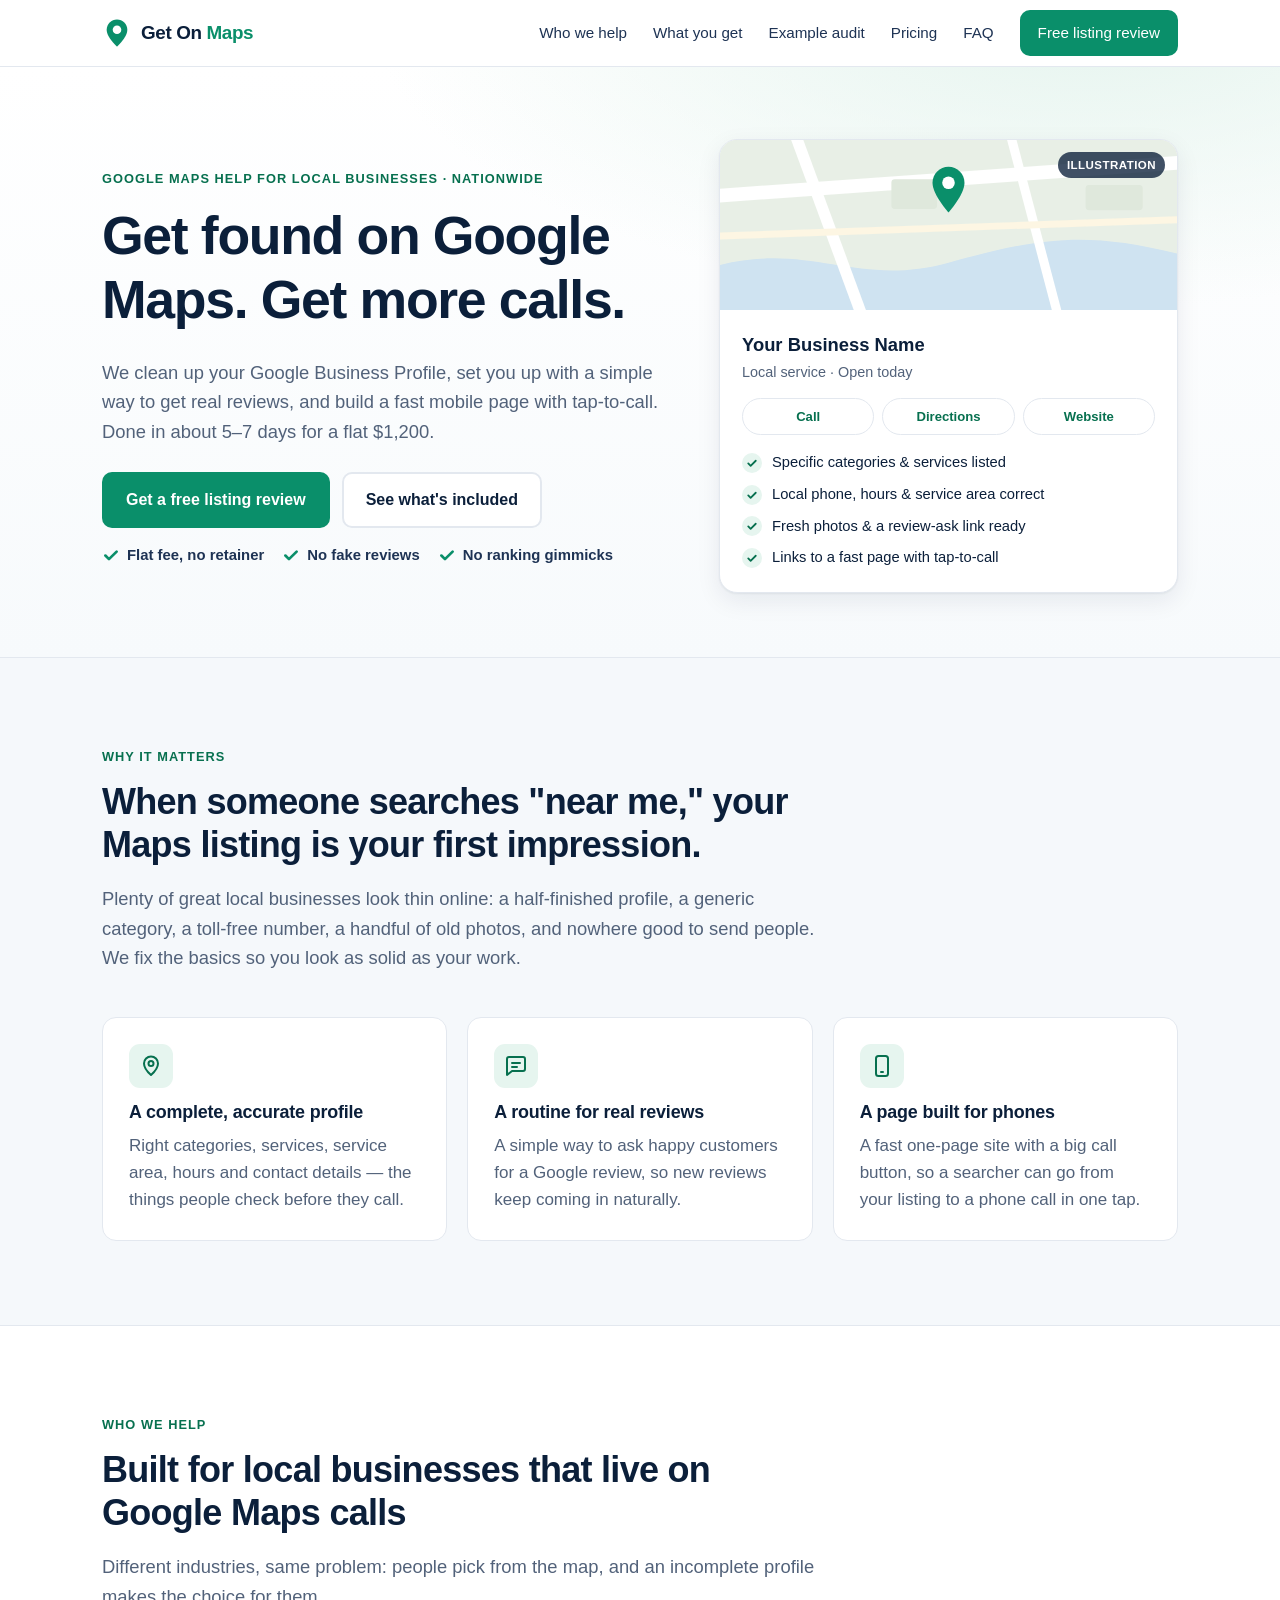
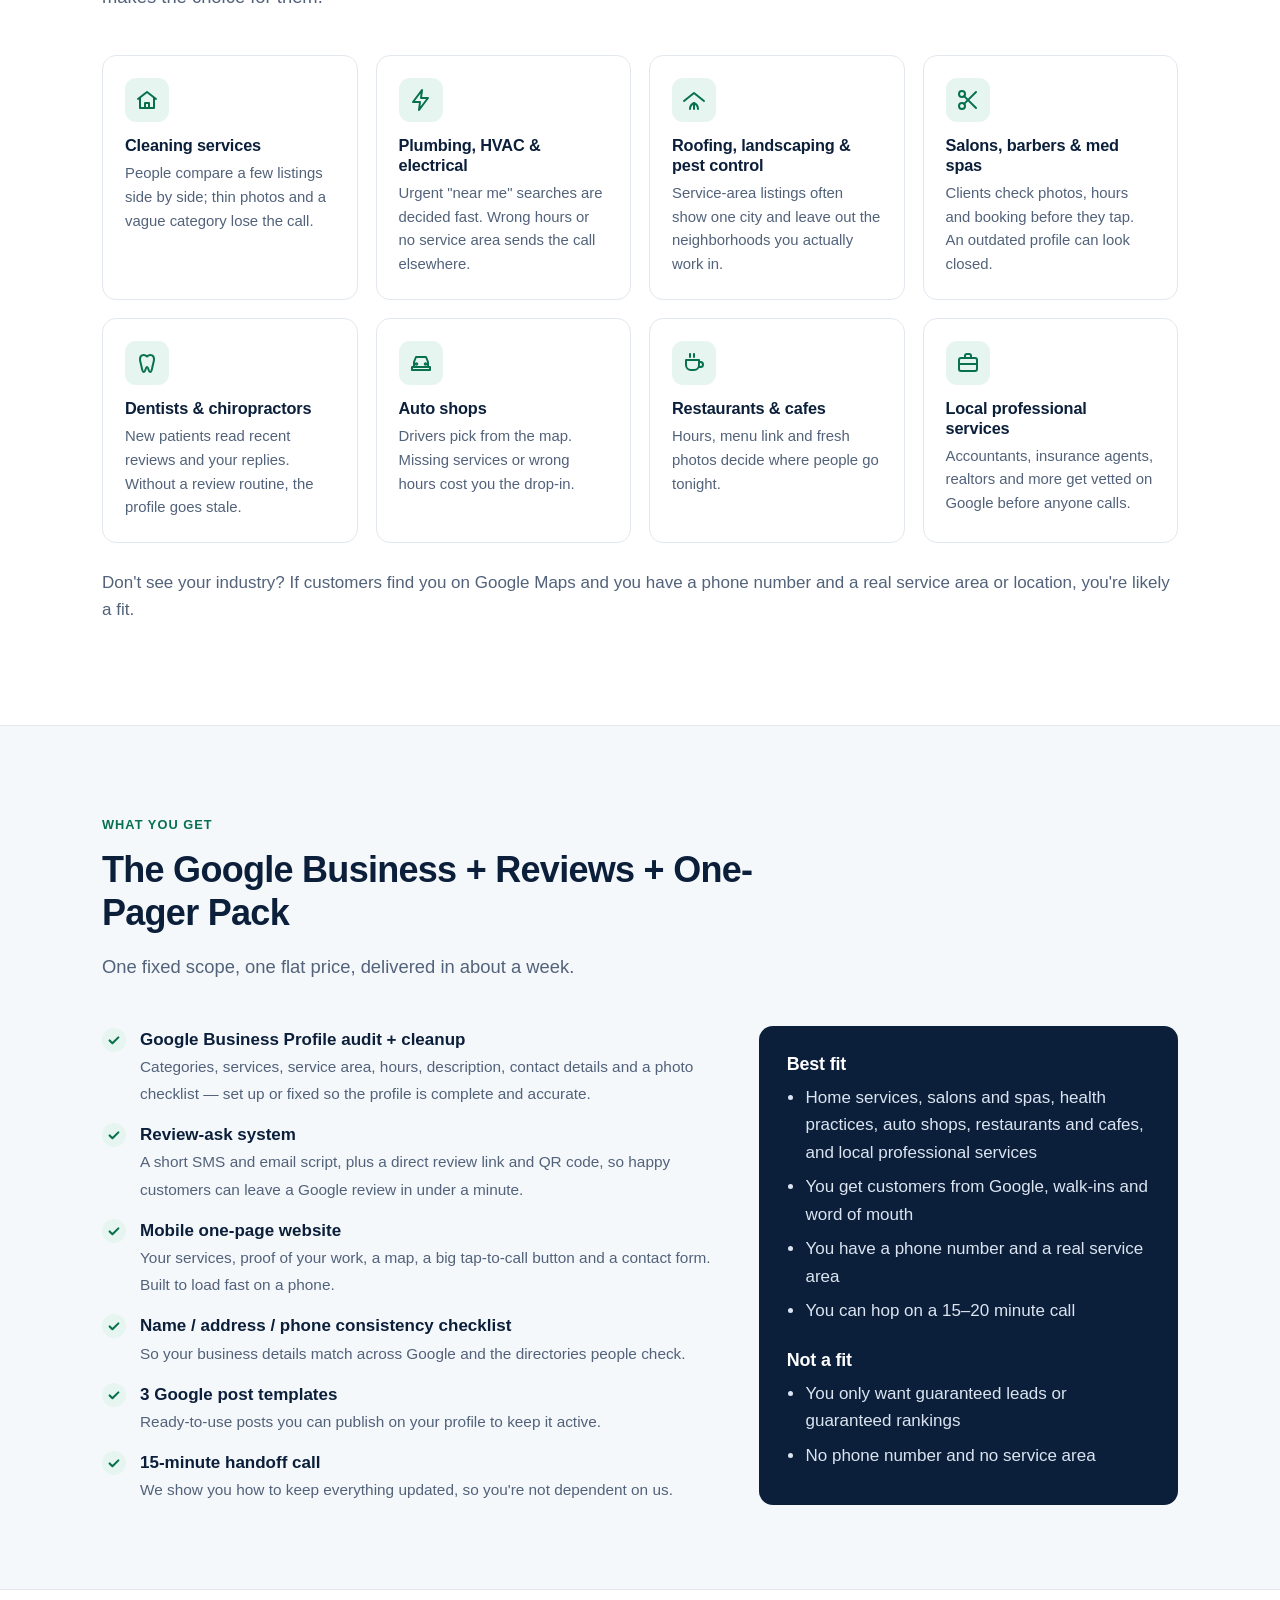
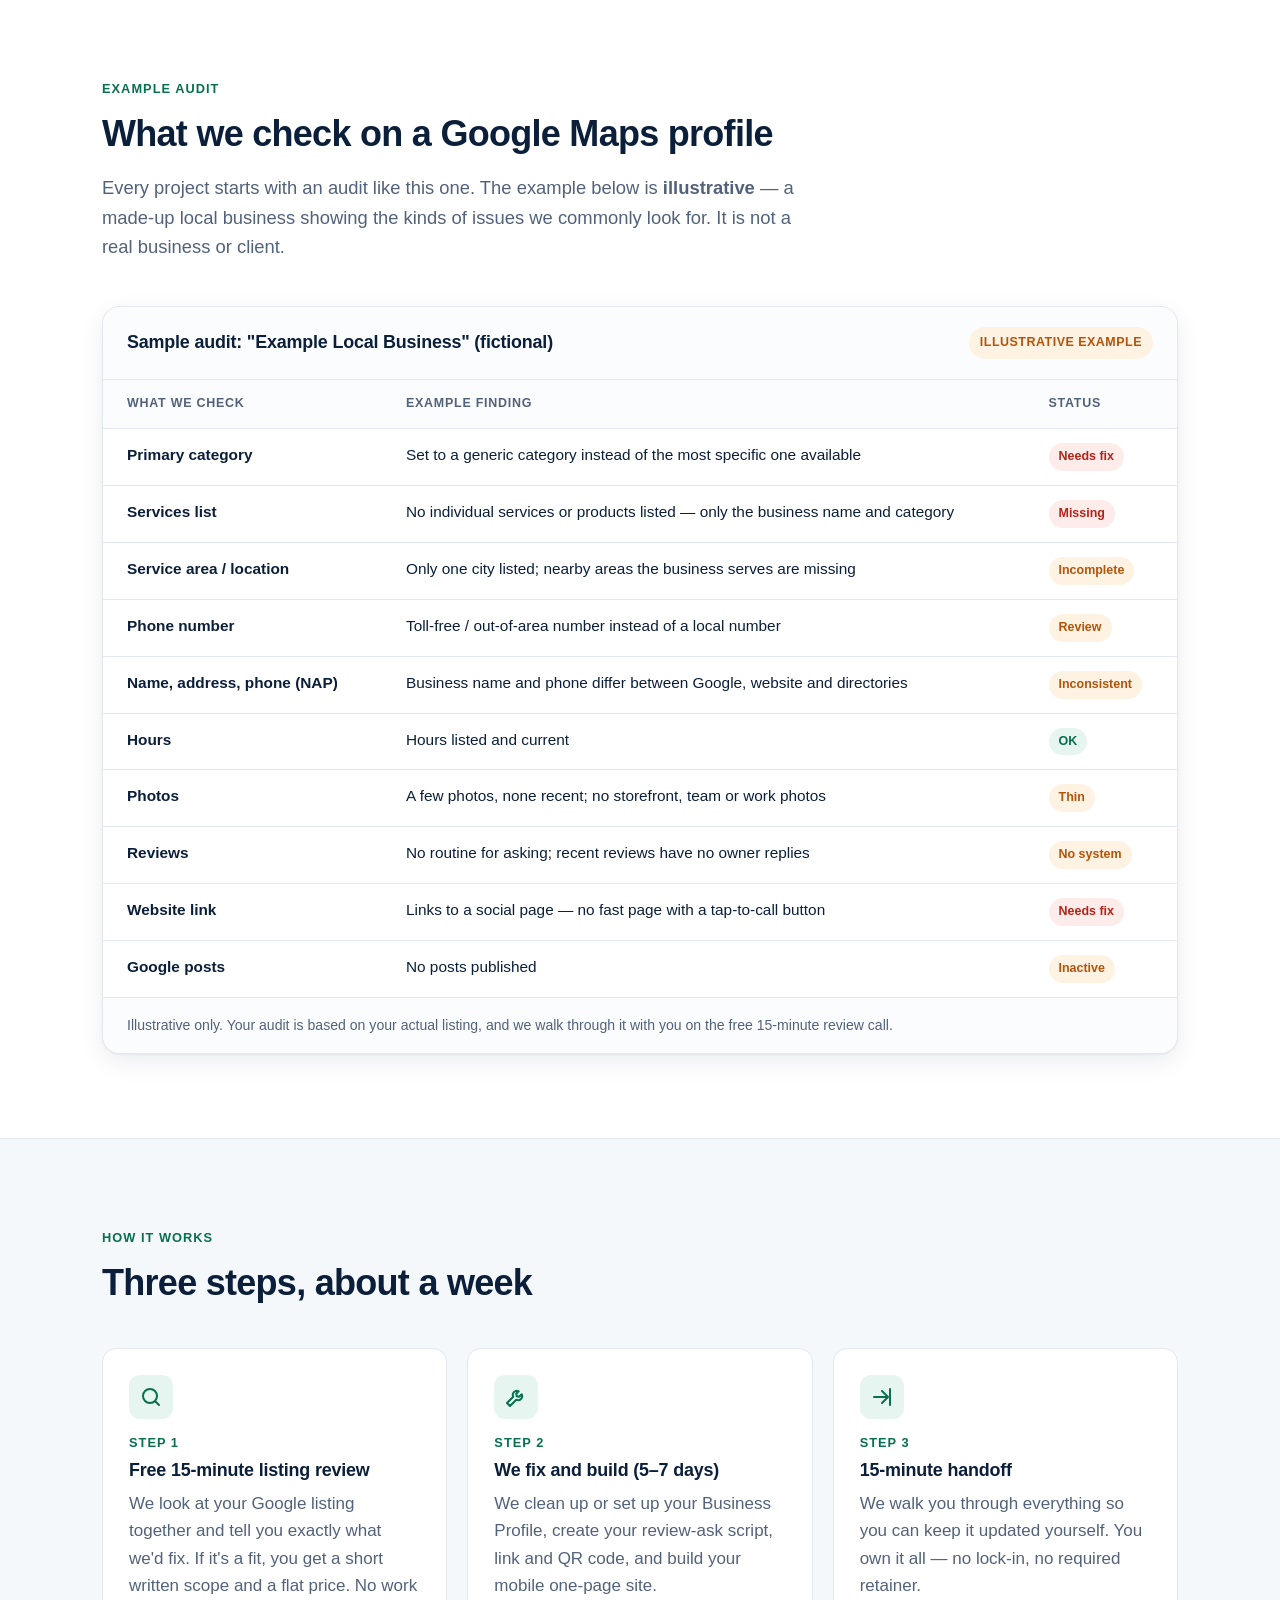
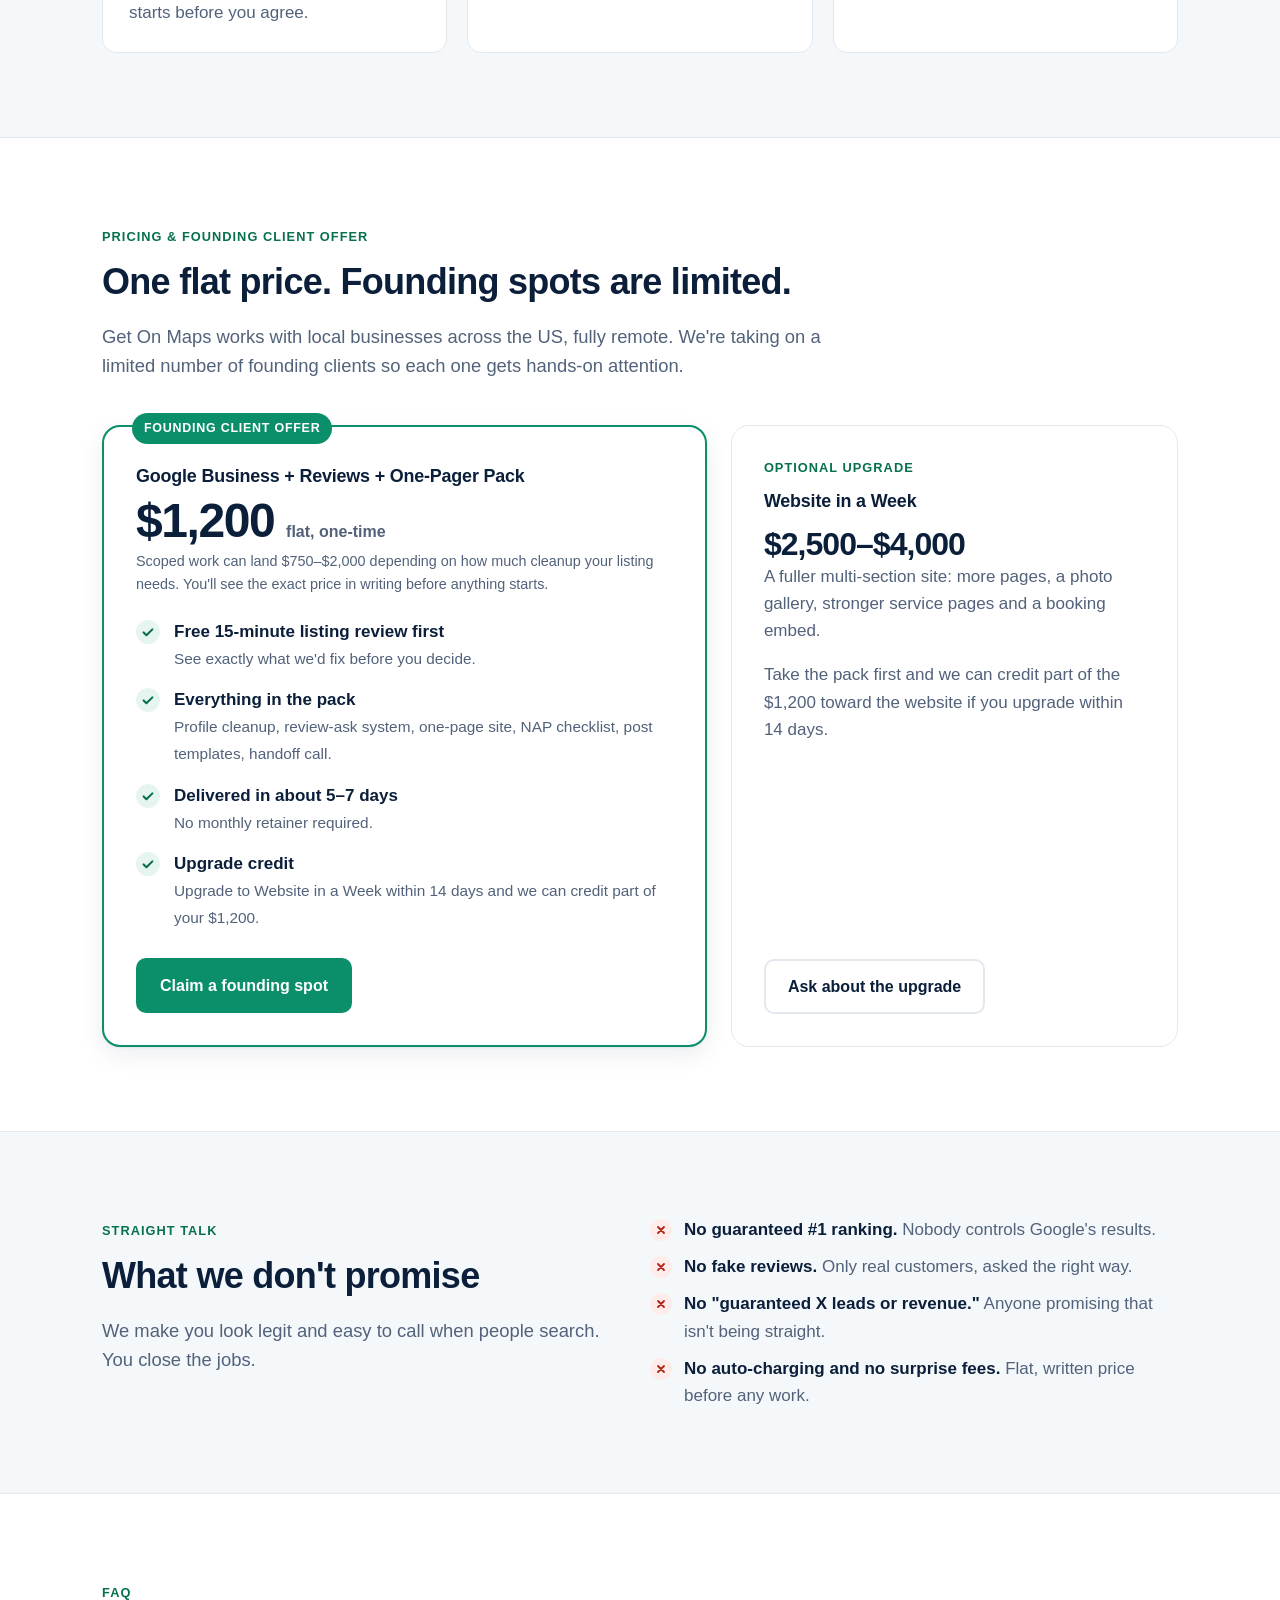
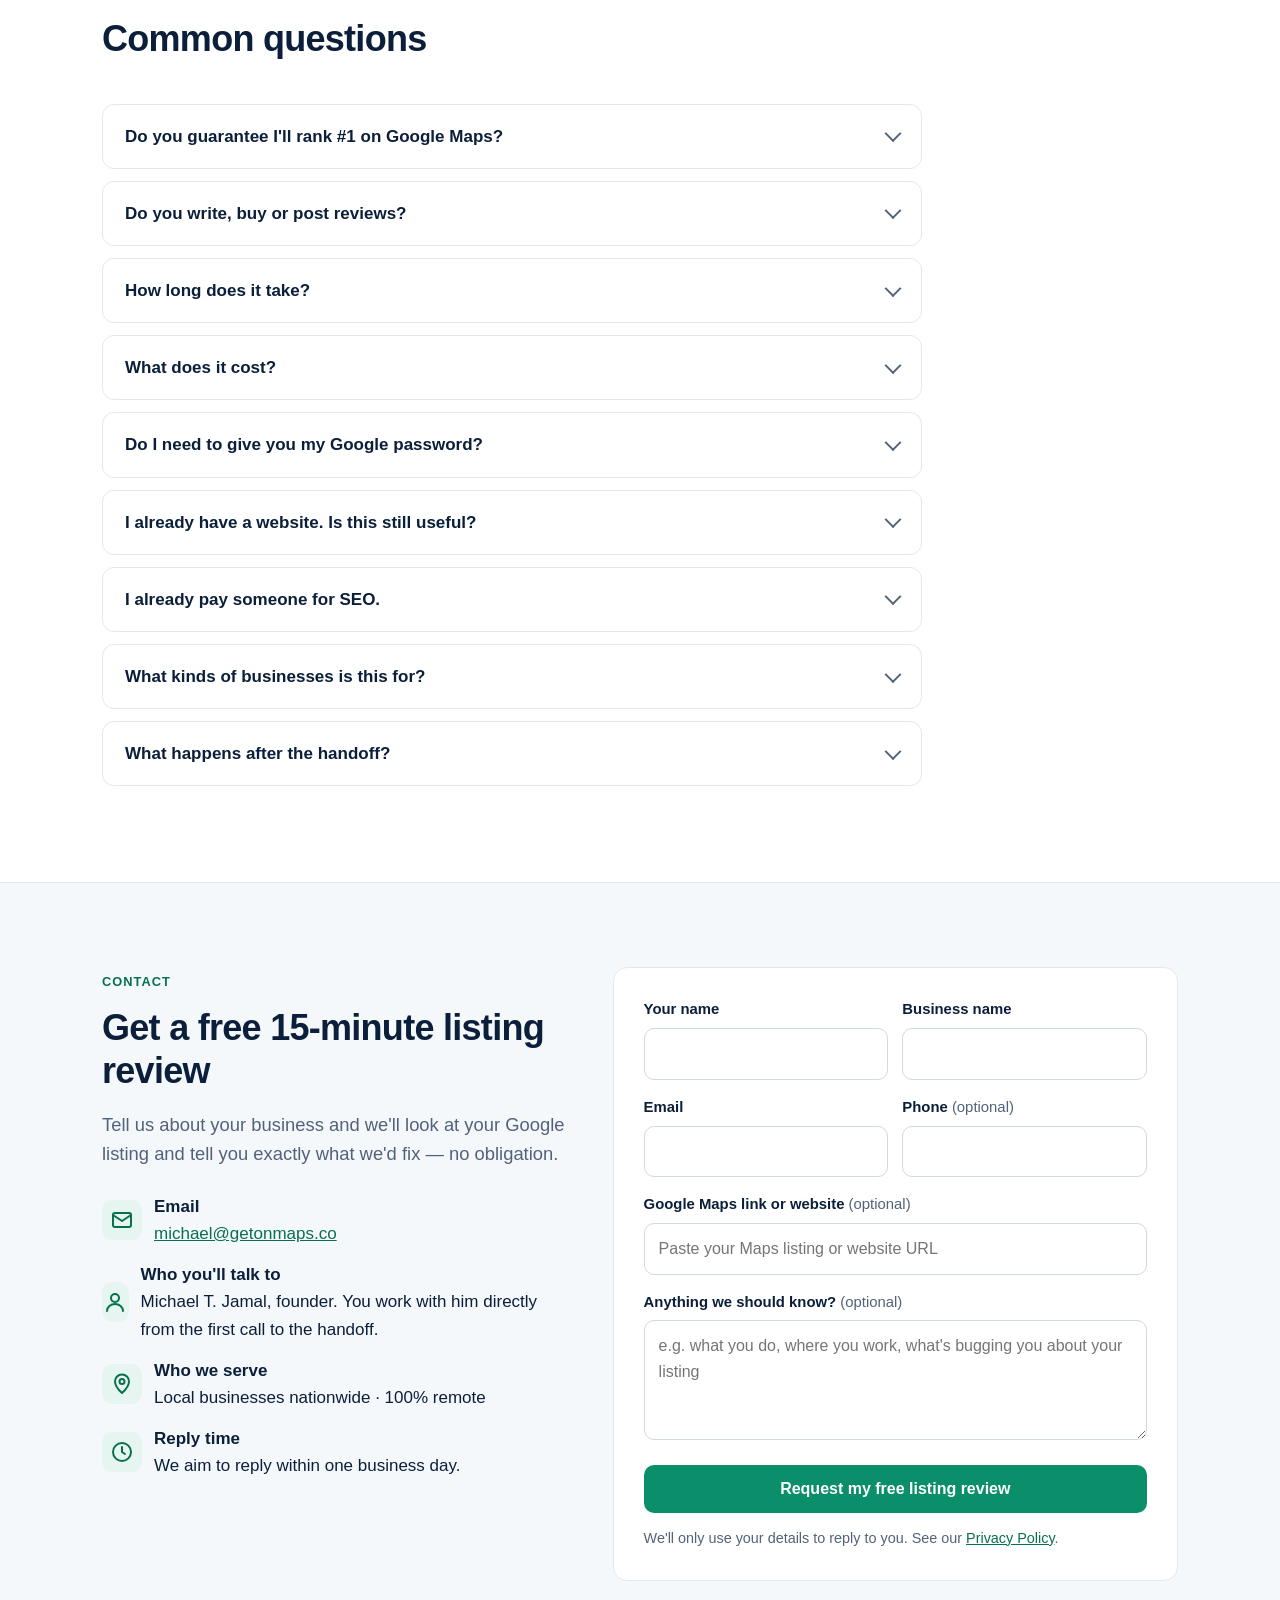
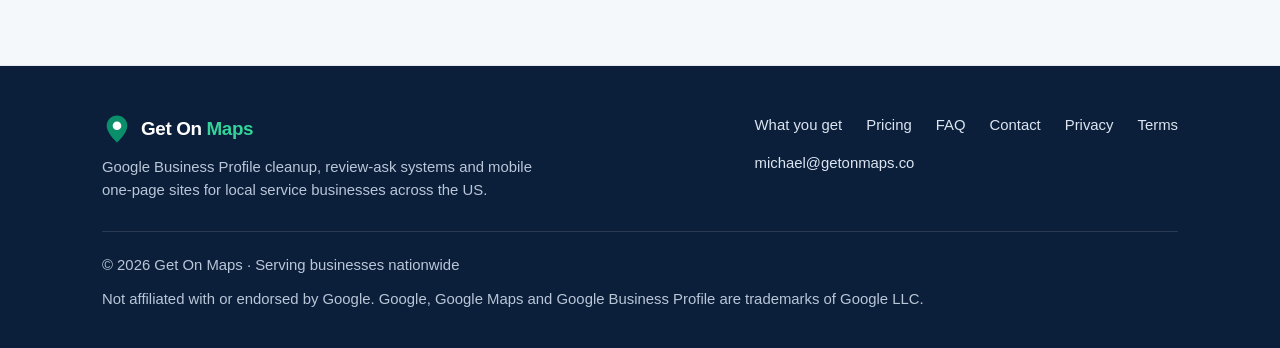
<file: index.html>
<!doctype html>
<html lang="en">
<head>
<meta charset="utf-8">
<meta name="viewport" content="width=device-width, initial-scale=1">
<title>Get On Maps — Google Maps & Business Profile Help for Local Businesses | Serving Businesses Nationwide</title>
<meta name="description" content="Google Business Profile cleanup, a review-ask system and a mobile one-page site with tap-to-call for local businesses — home services, salons, dental, auto, restaurants and more. Flat $1,200, about 5–7 days.">
<meta name="robots" content="index, follow">
<link rel="canonical" href="https://getonmaps.co/">
<meta name="theme-color" content="#0b1f3a">
<link rel="icon" href="/favicon.ico" sizes="32x32">
<link rel="icon" href="/favicon.svg" type="image/svg+xml">
<link rel="apple-touch-icon" href="/apple-touch-icon.png">
<link rel="manifest" href="/site.webmanifest">
<meta property="og:type" content="website">
<meta property="og:site_name" content="Get On Maps">
<meta property="og:title" content="Get On Maps — Google Maps & Business Profile Help for Local Businesses | Serving Businesses Nationwide">
<meta property="og:description" content="Google Business Profile cleanup, a review-ask system and a mobile one-page site with tap-to-call for local businesses — home services, salons, dental, auto, restaurants and more. Flat $1,200, about 5–7 days.">
<meta property="og:url" content="https://getonmaps.co/">
<meta property="og:image" content="https://getonmaps.co/og-image.png">
<meta property="og:image:width" content="1200">
<meta property="og:image:height" content="630">
<meta property="og:image:alt" content="Get On Maps — Google Business Profile cleanup, review-ask system and a mobile one-page site for local businesses.">
<meta name="twitter:card" content="summary_large_image">
<meta name="twitter:title" content="Get On Maps — Google Maps & Business Profile Help for Local Businesses | Serving Businesses Nationwide">
<meta name="twitter:description" content="Google Business Profile cleanup, a review-ask system and a mobile one-page site with tap-to-call for local businesses — home services, salons, dental, auto, restaurants and more. Flat $1,200, about 5–7 days.">
<meta name="twitter:image" content="https://getonmaps.co/og-image.png">
<link rel="stylesheet" href="/styles.css">
<script type="application/ld+json">{"@context": "https://schema.org", "@graph": [{"@type": "ProfessionalService", "@id": "https://getonmaps.co/#business", "name": "Get On Maps", "url": "https://getonmaps.co/", "logo": "https://getonmaps.co/logo.svg", "image": "https://getonmaps.co/og-image.png", "email": "michael@getonmaps.co", "description": "Google Business Profile cleanup, review-ask system and a mobile one-page website for local businesses that get customers from Google Maps. Flat-fee pack delivered in about 5–7 days.", "audience": {"@type": "BusinessAudience", "audienceType": "Local businesses (home services, beauty and wellness, health practices, auto shops, restaurants and cafes, professional services)"}, "knowsAbout": ["Google Business Profile", "Google Maps", "Local SEO", "Online reviews"], "address": {"@type": "PostalAddress", "addressCountry": "US"}, "areaServed": {"@type": "Country", "name": "United States"}, "priceRange": "$750–$2,000", "founder": {"@type": "Person", "name": "Michael T. Jamal"}, "makesOffer": [{"@type": "Offer", "name": "Google Business + Reviews + One-Pager Pack", "price": "1200", "priceCurrency": "USD", "description": "Google Business Profile audit and cleanup, review-ask system, mobile one-page site, NAP consistency checklist, 3 Google post templates, 15-minute handoff call."}, {"@type": "Offer", "name": "Website in a Week", "priceSpecification": {"@type": "PriceSpecification", "minPrice": "2500", "maxPrice": "4000", "priceCurrency": "USD"}}]}, {"@type": "WebSite", "@id": "https://getonmaps.co/#website", "url": "https://getonmaps.co/", "name": "Get On Maps", "publisher": {"@id": "https://getonmaps.co/#business"}}]}</script>
<script type="application/ld+json">{"@context": "https://schema.org", "@type": "FAQPage", "mainEntity": [{"@type": "Question", "name": "Do you guarantee I'll rank #1 on Google Maps?", "acceptedAnswer": {"@type": "Answer", "text": "No. Nobody controls Google's rankings, and anyone who guarantees a position, a number of reviews or a number of leads isn't being straight with you. What we do is make your profile complete, accurate and easy to act on — so when people find you, you look legit and they can call in one tap."}}, {"@type": "Question", "name": "Do you write, buy or post reviews?", "acceptedAnswer": {"@type": "Answer", "text": "Never. Fake or incentivized reviews break Google's rules and can get a profile suspended. We give you a simple, compliant way to ask real customers for a review — a short text/email script plus a direct link and QR code."}}, {"@type": "Question", "name": "How long does it take?", "acceptedAnswer": {"@type": "Answer", "text": "About 5–7 days from kickoff for the standard pack. If your profile needs verification or has ownership issues, Google's own processes can add time — we'll tell you up front if that's the case."}}, {"@type": "Question", "name": "What does it cost?", "acceptedAnswer": {"@type": "Answer", "text": "The standard pack is a flat $1,200. Depending on how much cleanup your listing needs, scoped work can land between $750 and $2,000 — you'll see the exact price in writing before anything starts. No monthly retainer is required."}}, {"@type": "Question", "name": "Do I need to give you my Google password?", "acceptedAnswer": {"@type": "Answer", "text": "No. You stay the owner of your Business Profile and everything we build. We'll agree on the simplest way to get the access we need on the free review call, and the 15-minute handoff shows you how to run it yourself afterward."}}, {"@type": "Question", "name": "I already have a website. Is this still useful?", "acceptedAnswer": {"@type": "Answer", "text": "Often, yes. We make your Google profile and reviews match your site. If your current site is slow or hard to use on a phone, the one-page site gives people a fast page with a big call button — you decide which one your profile links to."}}, {"@type": "Question", "name": "I already pay someone for SEO.", "acceptedAnswer": {"@type": "Answer", "text": "That's fine — we don't replace them. The pack covers the practical pieces a lot of SEO work skips: a clean profile, a review-ask routine and a simple page built to get calls."}}, {"@type": "Question", "name": "What kinds of businesses is this for?", "acceptedAnswer": {"@type": "Answer", "text": "Any local business that gets customers from Google Maps: home services like cleaning, plumbing, HVAC, roofing, landscaping, pest control and electrical; salons, barbers and med spas; dentists and chiropractors; auto shops; restaurants and cafes; and local professional services. If you have a phone number and a real service area or location, you're likely a fit."}}, {"@type": "Question", "name": "What happens after the handoff?", "acceptedAnswer": {"@type": "Answer", "text": "You own everything: the profile, the page and the review-ask templates. The 15-minute handoff call shows you how to keep it updated yourself. If you later want a fuller site, there's an optional Website in a Week upgrade."}}]}</script>
</head>
<body>
<a class="skip" href="#main">Skip to content</a>
<header class="site-header">
  <div class="wrap">
    <a class="brand" href="/" aria-label="Get On Maps home"><svg viewBox="0 0 32 32" aria-hidden="true"><path fill="#0a8f6a" d="M16 1.5C9.9 1.5 5 6.4 5 12.5 5 20.7 16 30.5 16 30.5S27 20.7 27 12.5C27 6.4 22.1 1.5 16 1.5z"/><circle cx="16" cy="12.5" r="4.6" fill="#fff"/></svg><span>Get On <b>Maps</b></span></a>
    <nav class="nav" aria-label="Main">
      <a href="#who">Who we help</a>
      <a href="#included">What you get</a>
      <a href="#audit">Example audit</a>
      <a href="#pricing">Pricing</a>
      <a href="#faq">FAQ</a>
      <a class="btn btn-primary btn-sm" href="#contact">Free listing review</a>
    </nav>
  </div>
</header>

<main id="main">
<section class="hero" aria-labelledby="hero-title">
  <div class="wrap">
    <div>
      <span class="eyebrow">Google Maps help for local businesses &middot; Nationwide</span>
      <h1 id="hero-title">Get found on Google Maps. Get more calls.</h1>
      <p class="lead">We clean up your Google Business Profile, set you up with a simple way to get real reviews, and build a fast mobile page with tap-to-call. Done in about 5–7 days for a flat $1,200.</p>
      <div class="cta-row">
        <a class="btn btn-primary" href="#contact">Get a free listing review</a>
        <a class="btn btn-ghost" href="#included">See what's included</a>
      </div>
      <ul class="pills">
        <li><svg viewBox="0 0 16 16" aria-hidden="true"><path fill="none" stroke="currentColor" stroke-width="2.4" stroke-linecap="round" stroke-linejoin="round" d="M3 8.5l3.2 3.2L13 5"/></svg>Flat fee, no retainer</li>
        <li><svg viewBox="0 0 16 16" aria-hidden="true"><path fill="none" stroke="currentColor" stroke-width="2.4" stroke-linecap="round" stroke-linejoin="round" d="M3 8.5l3.2 3.2L13 5"/></svg>No fake reviews</li>
        <li><svg viewBox="0 0 16 16" aria-hidden="true"><path fill="none" stroke="currentColor" stroke-width="2.4" stroke-linecap="round" stroke-linejoin="round" d="M3 8.5l3.2 3.2L13 5"/></svg>No ranking gimmicks</li>
      </ul>
    </div>
    <div class="hero-card">
      <div class="mock" role="img" aria-label="Illustration of a complete Google Business Profile for a generic local business">
        <div class="mock-map"><svg viewBox="0 0 400 170" preserveAspectRatio="xMidYMid slice" aria-hidden="true">
      <rect width="400" height="170" fill="#e8efe6"/>
      <path d="M0 120 C80 100 120 140 200 118 S320 90 400 110 V170 H0Z" fill="#cfe3f1"/>
      <path d="M-10 60 L410 30" stroke="#fff" stroke-width="12"/><path d="M60 -10 L130 180" stroke="#fff" stroke-width="10"/>
      <path d="M250 -10 L300 180" stroke="#fff" stroke-width="8"/><path d="M-10 95 L410 80" stroke="#fdf6e3" stroke-width="6"/>
      <rect x="150" y="45" width="40" height="26" rx="3" fill="#dfe8dc"/><rect x="320" y="50" width="50" height="22" rx="3" fill="#dfe8dc"/>
      <g transform="translate(186 34)"><path d="M14 0C6.3 0 0 6.3 0 14c0 10.5 14 26 14 26s14-15.5 14-26C28 6.3 21.7 0 14 0z" fill="#0a8f6a"/><circle cx="14" cy="14" r="5.5" fill="#fff"/></g>
    </svg><span class="illus-tag">Illustration</span></div>
        <div class="mock-body">
          <p class="mock-title">Your Business Name</p>
          <p class="mock-sub">Local service &middot; Open today</p>
          <div class="mock-actions"><span>Call</span><span>Directions</span><span>Website</span></div>
          <ul class="mock-list">
            <li><span class="tick"><svg viewBox="0 0 16 16" aria-hidden="true"><path fill="none" stroke="currentColor" stroke-width="2.4" stroke-linecap="round" stroke-linejoin="round" d="M3 8.5l3.2 3.2L13 5"/></svg></span>Specific categories &amp; services listed</li>
            <li><span class="tick"><svg viewBox="0 0 16 16" aria-hidden="true"><path fill="none" stroke="currentColor" stroke-width="2.4" stroke-linecap="round" stroke-linejoin="round" d="M3 8.5l3.2 3.2L13 5"/></svg></span>Local phone, hours &amp; service area correct</li>
            <li><span class="tick"><svg viewBox="0 0 16 16" aria-hidden="true"><path fill="none" stroke="currentColor" stroke-width="2.4" stroke-linecap="round" stroke-linejoin="round" d="M3 8.5l3.2 3.2L13 5"/></svg></span>Fresh photos &amp; a review-ask link ready</li>
            <li><span class="tick"><svg viewBox="0 0 16 16" aria-hidden="true"><path fill="none" stroke="currentColor" stroke-width="2.4" stroke-linecap="round" stroke-linejoin="round" d="M3 8.5l3.2 3.2L13 5"/></svg></span>Links to a fast page with tap-to-call</li>
          </ul>
        </div>
      </div>
    </div>
  </div>
</section>

<section class="alt" aria-labelledby="why-title">
  <div class="wrap">
    <div class="section-head">
      <span class="eyebrow">Why it matters</span>
      <h2 id="why-title">When someone searches "near me," your Maps listing is your first impression.</h2>
      <p class="lead">Plenty of great local businesses look thin online: a half-finished profile, a generic category, a toll-free number, a handful of old photos, and nowhere good to send people. We fix the basics so you look as solid as your work.</p>
    </div>
    <div class="grid g3">
      <div class="card"><div class="icon"><svg viewBox="0 0 24 24" fill="none" stroke="currentColor" stroke-width="2" stroke-linecap="round" stroke-linejoin="round" aria-hidden="true"><path d="M12 21s-7-6.2-7-11.5a7 7 0 0 1 14 0C19 14.8 12 21 12 21z"/><circle cx="12" cy="9.5" r="2.5"/></svg></div><h3>A complete, accurate profile</h3><p class="muted">Right categories, services, service area, hours and contact details — the things people check before they call.</p></div>
      <div class="card"><div class="icon"><svg viewBox="0 0 24 24" fill="none" stroke="currentColor" stroke-width="2" stroke-linecap="round" stroke-linejoin="round" aria-hidden="true"><path d="M21 15a2 2 0 0 1-2 2H8l-5 4V5a2 2 0 0 1 2-2h14a2 2 0 0 1 2 2z"/><path d="M8 9h8M8 13h5"/></svg></div><h3>A routine for real reviews</h3><p class="muted">A simple way to ask happy customers for a Google review, so new reviews keep coming in naturally.</p></div>
      <div class="card"><div class="icon"><svg viewBox="0 0 24 24" fill="none" stroke="currentColor" stroke-width="2" stroke-linecap="round" stroke-linejoin="round" aria-hidden="true"><rect x="6" y="2" width="12" height="20" rx="2.5"/><path d="M11 18h2"/></svg></div><h3>A page built for phones</h3><p class="muted">A fast one-page site with a big call button, so a searcher can go from your listing to a phone call in one tap.</p></div>
    </div>
  </div>
</section>

<section id="who" aria-labelledby="who-title">
  <div class="wrap">
    <div class="section-head">
      <span class="eyebrow">Who we help</span>
      <h2 id="who-title">Built for local businesses that live on Google Maps calls</h2>
      <p class="lead">Different industries, same problem: people pick from the map, and an incomplete profile makes the choice for them.</p>
    </div>
    <div class="industries">
      <div class="card ind"><div class="icon"><svg viewBox="0 0 24 24" fill="none" stroke="currentColor" stroke-width="2" stroke-linecap="round" stroke-linejoin="round" aria-hidden="true"><path d="M3 11l9-7 9 7"/><path d="M5 10v10h14V10"/><path d="M10 20v-5h4v5"/></svg></div><h3>Cleaning services</h3><p class="muted">People compare a few listings side by side; thin photos and a vague category lose the call.</p></div>
<div class="card ind"><div class="icon"><svg viewBox="0 0 24 24" fill="none" stroke="currentColor" stroke-width="2" stroke-linecap="round" stroke-linejoin="round" aria-hidden="true"><path d="M13 2L4 14h7l-1 8 9-12h-7z"/></svg></div><h3>Plumbing, HVAC &amp; electrical</h3><p class="muted">Urgent "near me" searches are decided fast. Wrong hours or no service area sends the call elsewhere.</p></div>
<div class="card ind"><div class="icon"><svg viewBox="0 0 24 24" fill="none" stroke="currentColor" stroke-width="2" stroke-linecap="round" stroke-linejoin="round" aria-hidden="true"><path d="M2 13L12 5l10 8"/><path d="M12 21v-6"/><path d="M8 21c0-3 1.8-5 4-6 2.2 1 4 3 4 6"/></svg></div><h3>Roofing, landscaping &amp; pest control</h3><p class="muted">Service-area listings often show one city and leave out the neighborhoods you actually work in.</p></div>
<div class="card ind"><div class="icon"><svg viewBox="0 0 24 24" fill="none" stroke="currentColor" stroke-width="2" stroke-linecap="round" stroke-linejoin="round" aria-hidden="true"><circle cx="6" cy="6" r="3"/><circle cx="6" cy="18" r="3"/><path d="M8.1 8.1L20 20M8.1 15.9L20 4"/></svg></div><h3>Salons, barbers &amp; med spas</h3><p class="muted">Clients check photos, hours and booking before they tap. An outdated profile can look closed.</p></div>
<div class="card ind"><div class="icon"><svg viewBox="0 0 24 24" fill="none" stroke="currentColor" stroke-width="2" stroke-linecap="round" stroke-linejoin="round" aria-hidden="true"><path d="M12 5.5C10 3.5 5 3 5 8c0 3 1 4.5 1.5 7.5S7.5 21 9 21s1.5-5 3-5 1.5 5 3 5 2-2.5 2.5-5.5S19 11 19 8c0-5-5-4.5-7-2.5z"/></svg></div><h3>Dentists &amp; chiropractors</h3><p class="muted">New patients read recent reviews and your replies. Without a review routine, the profile goes stale.</p></div>
<div class="card ind"><div class="icon"><svg viewBox="0 0 24 24" fill="none" stroke="currentColor" stroke-width="2" stroke-linecap="round" stroke-linejoin="round" aria-hidden="true"><path d="M5 16V11l2-5h10l2 5v5"/><path d="M3 16h18v3H3z"/><circle cx="7.5" cy="13" r=".8"/><circle cx="16.5" cy="13" r=".8"/></svg></div><h3>Auto shops</h3><p class="muted">Drivers pick from the map. Missing services or wrong hours cost you the drop-in.</p></div>
<div class="card ind"><div class="icon"><svg viewBox="0 0 24 24" fill="none" stroke="currentColor" stroke-width="2" stroke-linecap="round" stroke-linejoin="round" aria-hidden="true"><path d="M4 9h13v5a5 5 0 0 1-5 5H9a5 5 0 0 1-5-5z"/><path d="M17 11h1.5a2.5 2.5 0 0 1 0 5H17"/><path d="M8 3v3M12 3v3"/></svg></div><h3>Restaurants &amp; cafes</h3><p class="muted">Hours, menu link and fresh photos decide where people go tonight.</p></div>
<div class="card ind"><div class="icon"><svg viewBox="0 0 24 24" fill="none" stroke="currentColor" stroke-width="2" stroke-linecap="round" stroke-linejoin="round" aria-hidden="true"><rect x="3" y="7" width="18" height="13" rx="2"/><path d="M9 7V5a2 2 0 0 1 2-2h2a2 2 0 0 1 2 2v2"/><path d="M3 13h18"/></svg></div><h3>Local professional services</h3><p class="muted">Accountants, insurance agents, realtors and more get vetted on Google before anyone calls.</p></div>
    </div>
    <p class="muted" style="margin-top:26px">Don't see your industry? If customers find you on Google Maps and you have a phone number and a real service area or location, you're likely a fit.</p>
  </div>
</section>

<section class="alt" id="included" aria-labelledby="inc-title">
  <div class="wrap">
    <div class="section-head">
      <span class="eyebrow">What you get</span>
      <h2 id="inc-title">The Google Business + Reviews + One-Pager Pack</h2>
      <p class="lead">One fixed scope, one flat price, delivered in about a week.</p>
    </div>
    <div class="included">
      <ul class="checklist">
        <li><span class="tick"><svg viewBox="0 0 16 16" aria-hidden="true"><path fill="none" stroke="currentColor" stroke-width="2.4" stroke-linecap="round" stroke-linejoin="round" d="M3 8.5l3.2 3.2L13 5"/></svg></span><div><strong>Google Business Profile audit + cleanup</strong><span class="d">Categories, services, service area, hours, description, contact details and a photo checklist — set up or fixed so the profile is complete and accurate.</span></div></li>
<li><span class="tick"><svg viewBox="0 0 16 16" aria-hidden="true"><path fill="none" stroke="currentColor" stroke-width="2.4" stroke-linecap="round" stroke-linejoin="round" d="M3 8.5l3.2 3.2L13 5"/></svg></span><div><strong>Review-ask system</strong><span class="d">A short SMS and email script, plus a direct review link and QR code, so happy customers can leave a Google review in under a minute.</span></div></li>
<li><span class="tick"><svg viewBox="0 0 16 16" aria-hidden="true"><path fill="none" stroke="currentColor" stroke-width="2.4" stroke-linecap="round" stroke-linejoin="round" d="M3 8.5l3.2 3.2L13 5"/></svg></span><div><strong>Mobile one-page website</strong><span class="d">Your services, proof of your work, a map, a big tap-to-call button and a contact form. Built to load fast on a phone.</span></div></li>
<li><span class="tick"><svg viewBox="0 0 16 16" aria-hidden="true"><path fill="none" stroke="currentColor" stroke-width="2.4" stroke-linecap="round" stroke-linejoin="round" d="M3 8.5l3.2 3.2L13 5"/></svg></span><div><strong>Name / address / phone consistency checklist</strong><span class="d">So your business details match across Google and the directories people check.</span></div></li>
<li><span class="tick"><svg viewBox="0 0 16 16" aria-hidden="true"><path fill="none" stroke="currentColor" stroke-width="2.4" stroke-linecap="round" stroke-linejoin="round" d="M3 8.5l3.2 3.2L13 5"/></svg></span><div><strong>3 Google post templates</strong><span class="d">Ready-to-use posts you can publish on your profile to keep it active.</span></div></li>
<li><span class="tick"><svg viewBox="0 0 16 16" aria-hidden="true"><path fill="none" stroke="currentColor" stroke-width="2.4" stroke-linecap="round" stroke-linejoin="round" d="M3 8.5l3.2 3.2L13 5"/></svg></span><div><strong>15-minute handoff call</strong><span class="d">We show you how to keep everything updated, so you're not dependent on us.</span></div></li>
      </ul>
      <aside class="aside-box" aria-labelledby="fit-title">
        <h3 id="fit-title">Best fit</h3>
        <ul>
          <li>Home services, salons and spas, health practices, auto shops, restaurants and cafes, and local professional services</li>
          <li>You get customers from Google, walk-ins and word of mouth</li>
          <li>You have a phone number and a real service area</li>
          <li>You can hop on a 15–20 minute call</li>
        </ul>
        <h3 style="margin-top:1.4em">Not a fit</h3>
        <ul>
          <li>You only want guaranteed leads or guaranteed rankings</li>
          <li>No phone number and no service area</li>
        </ul>
      </aside>
    </div>
  </div>
</section>

<section id="audit" aria-labelledby="audit-title">
  <div class="wrap">
    <div class="section-head">
      <span class="eyebrow">Example audit</span>
      <h2 id="audit-title">What we check on a Google Maps profile</h2>
      <p class="lead">Every project starts with an audit like this one. The example below is <strong>illustrative</strong> — a made-up local business showing the kinds of issues we commonly look for. It is not a real business or client.</p>
    </div>
    <div class="audit">
      <div class="audit-top">
        <h3>Sample audit: "Example Local Business" (fictional)</h3>
        <span class="badge-illus">Illustrative example</span>
      </div>
      <table>
        <thead><tr><th scope="col">What we check</th><th scope="col">Example finding</th><th scope="col">Status</th></tr></thead>
        <tbody>
        <tr><td>Primary category</td><td>Set to a generic category instead of the most specific one available</td><td><span class="st st-bad">Needs fix</span></td></tr>
<tr><td>Services list</td><td>No individual services or products listed — only the business name and category</td><td><span class="st st-bad">Missing</span></td></tr>
<tr><td>Service area / location</td><td>Only one city listed; nearby areas the business serves are missing</td><td><span class="st st-warn">Incomplete</span></td></tr>
<tr><td>Phone number</td><td>Toll-free / out-of-area number instead of a local number</td><td><span class="st st-warn">Review</span></td></tr>
<tr><td>Name, address, phone (NAP)</td><td>Business name and phone differ between Google, website and directories</td><td><span class="st st-warn">Inconsistent</span></td></tr>
<tr><td>Hours</td><td>Hours listed and current</td><td><span class="st st-ok">OK</span></td></tr>
<tr><td>Photos</td><td>A few photos, none recent; no storefront, team or work photos</td><td><span class="st st-warn">Thin</span></td></tr>
<tr><td>Reviews</td><td>No routine for asking; recent reviews have no owner replies</td><td><span class="st st-warn">No system</span></td></tr>
<tr><td>Website link</td><td>Links to a social page — no fast page with a tap-to-call button</td><td><span class="st st-bad">Needs fix</span></td></tr>
<tr><td>Google posts</td><td>No posts published</td><td><span class="st st-warn">Inactive</span></td></tr>
        </tbody>
      </table>
      <div class="audit-foot">Illustrative only. Your audit is based on your actual listing, and we walk through it with you on the free 15-minute review call.</div>
    </div>
  </div>
</section>

<section class="alt" id="process" aria-labelledby="proc-title">
  <div class="wrap">
    <div class="section-head">
      <span class="eyebrow">How it works</span>
      <h2 id="proc-title">Three steps, about a week</h2>
    </div>
    <div class="grid g3">
      <div class="card"><div class="icon"><svg viewBox="0 0 24 24" fill="none" stroke="currentColor" stroke-width="2" stroke-linecap="round" stroke-linejoin="round" aria-hidden="true"><circle cx="11" cy="11" r="7"/><path d="M20 20l-3.5-3.5"/></svg></div><span class="num">Step 1</span><h3>Free 15-minute listing review</h3><p class="muted">We look at your Google listing together and tell you exactly what we'd fix. If it's a fit, you get a short written scope and a flat price. No work starts before you agree.</p></div>
      <div class="card"><div class="icon"><svg viewBox="0 0 24 24" fill="none" stroke="currentColor" stroke-width="2" stroke-linecap="round" stroke-linejoin="round" aria-hidden="true"><path d="M14.7 6.3a4 4 0 0 0-5.4 5.4L3 18l3 3 6.3-6.3a4 4 0 0 0 5.4-5.4l-2.5 2.5-2.4-.6-.6-2.4z"/></svg></div><span class="num">Step 2</span><h3>We fix and build (5–7 days)</h3><p class="muted">We clean up or set up your Business Profile, create your review-ask script, link and QR code, and build your mobile one-page site.</p></div>
      <div class="card"><div class="icon"><svg viewBox="0 0 24 24" fill="none" stroke="currentColor" stroke-width="2" stroke-linecap="round" stroke-linejoin="round" aria-hidden="true"><path d="M4 12h12M12 6l6 6-6 6"/><path d="M20 4v16"/></svg></div><span class="num">Step 3</span><h3>15-minute handoff</h3><p class="muted">We walk you through everything so you can keep it updated yourself. You own it all — no lock-in, no required retainer.</p></div>
    </div>
  </div>
</section>

<section id="pricing" aria-labelledby="price-title">
  <div class="wrap">
    <div class="section-head">
      <span class="eyebrow">Pricing &amp; founding client offer</span>
      <h2 id="price-title">One flat price. Founding spots are limited.</h2>
      <p class="lead">Get On Maps works with local businesses across the US, fully remote. We're taking on a limited number of founding clients so each one gets hands-on attention.</p>
    </div>
    <div class="pricing">
      <div class="price-card">
        <span class="ribbon">Founding client offer</span>
        <h3 style="margin-top:.4em">Google Business + Reviews + One-Pager Pack</h3>
        <p class="price">$1,200 <small>flat, one-time</small></p>
        <p class="muted small">Scoped work can land $750–$2,000 depending on how much cleanup your listing needs. You'll see the exact price in writing before anything starts.</p>
        <ul class="checklist">
          <li><span class="tick"><svg viewBox="0 0 16 16" aria-hidden="true"><path fill="none" stroke="currentColor" stroke-width="2.4" stroke-linecap="round" stroke-linejoin="round" d="M3 8.5l3.2 3.2L13 5"/></svg></span><div><strong>Free 15-minute listing review first</strong><span class="d">See exactly what we'd fix before you decide.</span></div></li>
          <li><span class="tick"><svg viewBox="0 0 16 16" aria-hidden="true"><path fill="none" stroke="currentColor" stroke-width="2.4" stroke-linecap="round" stroke-linejoin="round" d="M3 8.5l3.2 3.2L13 5"/></svg></span><div><strong>Everything in the pack</strong><span class="d">Profile cleanup, review-ask system, one-page site, NAP checklist, post templates, handoff call.</span></div></li>
          <li><span class="tick"><svg viewBox="0 0 16 16" aria-hidden="true"><path fill="none" stroke="currentColor" stroke-width="2.4" stroke-linecap="round" stroke-linejoin="round" d="M3 8.5l3.2 3.2L13 5"/></svg></span><div><strong>Delivered in about 5–7 days</strong><span class="d">No monthly retainer required.</span></div></li>
          <li><span class="tick"><svg viewBox="0 0 16 16" aria-hidden="true"><path fill="none" stroke="currentColor" stroke-width="2.4" stroke-linecap="round" stroke-linejoin="round" d="M3 8.5l3.2 3.2L13 5"/></svg></span><div><strong>Upgrade credit</strong><span class="d">Upgrade to Website in a Week within 14 days and we can credit part of your $1,200.</span></div></li>
        </ul>
        <a class="btn btn-primary" href="#contact">Claim a founding spot</a>
      </div>
      <div class="upsell">
        <span class="eyebrow">Optional upgrade</span>
        <h3>Website in a Week</h3>
        <p class="price">$2,500–$4,000</p>
        <p class="muted">A fuller multi-section site: more pages, a photo gallery, stronger service pages and a booking embed.</p>
        <p class="muted">Take the pack first and we can credit part of the $1,200 toward the website if you upgrade within 14 days.</p>
        <div style="margin-top:auto"><a class="btn btn-ghost" href="#contact">Ask about the upgrade</a></div>
      </div>
    </div>
  </div>
</section>

<section class="alt" id="honest" aria-labelledby="honest-title">
  <div class="wrap">
    <div class="grid g2" style="align-items:start">
      <div>
        <span class="eyebrow">Straight talk</span>
        <h2 id="honest-title">What we don't promise</h2>
        <p class="lead">We make you look legit and easy to call when people search. You close the jobs.</p>
      </div>
      <ul class="xlist">
        <li><span class="x"><svg viewBox="0 0 16 16" aria-hidden="true"><path fill="none" stroke="currentColor" stroke-width="2.4" stroke-linecap="round" d="M4 4l8 8M12 4l-8 8"/></svg></span><div><strong>No guaranteed #1 ranking.</strong> <span class="muted">Nobody controls Google's results.</span></div></li>
        <li><span class="x"><svg viewBox="0 0 16 16" aria-hidden="true"><path fill="none" stroke="currentColor" stroke-width="2.4" stroke-linecap="round" d="M4 4l8 8M12 4l-8 8"/></svg></span><div><strong>No fake reviews.</strong> <span class="muted">Only real customers, asked the right way.</span></div></li>
        <li><span class="x"><svg viewBox="0 0 16 16" aria-hidden="true"><path fill="none" stroke="currentColor" stroke-width="2.4" stroke-linecap="round" d="M4 4l8 8M12 4l-8 8"/></svg></span><div><strong>No "guaranteed X leads or revenue."</strong> <span class="muted">Anyone promising that isn't being straight.</span></div></li>
        <li><span class="x"><svg viewBox="0 0 16 16" aria-hidden="true"><path fill="none" stroke="currentColor" stroke-width="2.4" stroke-linecap="round" d="M4 4l8 8M12 4l-8 8"/></svg></span><div><strong>No auto-charging and no surprise fees.</strong> <span class="muted">Flat, written price before any work.</span></div></li>
      </ul>
    </div>
  </div>
</section>

<section id="faq" aria-labelledby="faq-title">
  <div class="wrap">
    <div class="section-head">
      <span class="eyebrow">FAQ</span>
      <h2 id="faq-title">Common questions</h2>
    </div>
    <div class="faq">
      <details><summary>Do you guarantee I'll rank #1 on Google Maps?</summary><div><p>No. Nobody controls Google's rankings, and anyone who guarantees a position, a number of reviews or a number of leads isn't being straight with you. What we do is make your profile complete, accurate and easy to act on — so when people find you, you look legit and they can call in one tap.</p></div></details>
<details><summary>Do you write, buy or post reviews?</summary><div><p>Never. Fake or incentivized reviews break Google's rules and can get a profile suspended. We give you a simple, compliant way to <em>ask</em> real customers for a review — a short text/email script plus a direct link and QR code.</p></div></details>
<details><summary>How long does it take?</summary><div><p>About 5–7 days from kickoff for the standard pack. If your profile needs verification or has ownership issues, Google's own processes can add time — we'll tell you up front if that's the case.</p></div></details>
<details><summary>What does it cost?</summary><div><p>The standard pack is a flat $1,200. Depending on how much cleanup your listing needs, scoped work can land between $750 and $2,000 — you'll see the exact price in writing before anything starts. No monthly retainer is required.</p></div></details>
<details><summary>Do I need to give you my Google password?</summary><div><p>No. You stay the owner of your Business Profile and everything we build. We'll agree on the simplest way to get the access we need on the free review call, and the 15-minute handoff shows you how to run it yourself afterward.</p></div></details>
<details><summary>I already have a website. Is this still useful?</summary><div><p>Often, yes. We make your Google profile and reviews match your site. If your current site is slow or hard to use on a phone, the one-page site gives people a fast page with a big call button — you decide which one your profile links to.</p></div></details>
<details><summary>I already pay someone for SEO.</summary><div><p>That's fine — we don't replace them. The pack covers the practical pieces a lot of SEO work skips: a clean profile, a review-ask routine and a simple page built to get calls.</p></div></details>
<details><summary>What kinds of businesses is this for?</summary><div><p>Any local business that gets customers from Google Maps: home services like cleaning, plumbing, HVAC, roofing, landscaping, pest control and electrical; salons, barbers and med spas; dentists and chiropractors; auto shops; restaurants and cafes; and local professional services. If you have a phone number and a real service area or location, you're likely a fit.</p></div></details>
<details><summary>What happens after the handoff?</summary><div><p>You own everything: the profile, the page and the review-ask templates. The 15-minute handoff call shows you how to keep it updated yourself. If you later want a fuller site, there's an optional Website in a Week upgrade.</p></div></details>
    </div>
  </div>
</section>

<section class="alt" id="contact" aria-labelledby="contact-title">
  <div class="wrap contact">
    <div>
      <span class="eyebrow">Contact</span>
      <h2 id="contact-title">Get a free 15-minute listing review</h2>
      <p class="lead">Tell us about your business and we'll look at your Google listing and tell you exactly what we'd fix — no obligation.</p>
      <ul class="contact-points">
        <li><span class="icon"><svg viewBox="0 0 24 24" fill="none" stroke="currentColor" stroke-width="2" stroke-linecap="round" stroke-linejoin="round" aria-hidden="true"><rect x="3" y="5" width="18" height="14" rx="2"/><path d="M3 7l9 6 9-6"/></svg></span><div><strong>Email</strong><br><a href="mailto:michael@getonmaps.co?subject=Free%20listing%20review">michael@getonmaps.co</a></div></li>
        <li><span class="icon"><svg viewBox="0 0 24 24" fill="none" stroke="currentColor" stroke-width="2" stroke-linecap="round" stroke-linejoin="round" aria-hidden="true"><circle cx="12" cy="8" r="4"/><path d="M4 21c0-4 3.6-7 8-7s8 3 8 7"/></svg></span><div><strong>Who you'll talk to</strong><br>Michael T. Jamal, founder. You work with him directly from the first call to the handoff.</div></li>
        <li><span class="icon"><svg viewBox="0 0 24 24" fill="none" stroke="currentColor" stroke-width="2" stroke-linecap="round" stroke-linejoin="round" aria-hidden="true"><path d="M12 21s-7-6.2-7-11.5a7 7 0 0 1 14 0C19 14.8 12 21 12 21z"/><circle cx="12" cy="9.5" r="2.5"/></svg></span><div><strong>Who we serve</strong><br>Local businesses nationwide &middot; 100% remote</div></li>
        <li><span class="icon"><svg viewBox="0 0 24 24" fill="none" stroke="currentColor" stroke-width="2" stroke-linecap="round" stroke-linejoin="round" aria-hidden="true"><circle cx="12" cy="12" r="9"/><path d="M12 7v5l3 2"/></svg></span><div><strong>Reply time</strong><br>We aim to reply within one business day.</div></li>
      </ul>
    </div>
    <form class="card" name="contact" method="POST" action="https://formsubmit.co/tariq@getonmaps.co">
      <input type="hidden" name="_subject" value="New Get On Maps lead (website form)">
      <input type="hidden" name="_next" value="https://getonmaps.co/thanks">
      <input type="hidden" name="_template" value="table">
      <input type="hidden" name="_captcha" value="false">
      <p class="hidden"><label>Don't fill this out if you're human: <input name="_honey" tabindex="-1" autocomplete="off"></label></p>
      <div class="row2">
        <div class="field"><label for="f-name">Your name</label><input id="f-name" name="name" type="text" autocomplete="name" required></div>
        <div class="field"><label for="f-biz">Business name</label><input id="f-biz" name="business" type="text" autocomplete="organization" required></div>
      </div>
      <div class="row2">
        <div class="field"><label for="f-email">Email</label><input id="f-email" name="email" type="email" autocomplete="email" required></div>
        <div class="field"><label for="f-phone">Phone <span class="opt">(optional)</span></label><input id="f-phone" name="phone" type="tel" autocomplete="tel"></div>
      </div>
      <div class="field"><label for="f-link">Google Maps link or website <span class="opt">(optional)</span></label><input id="f-link" name="listing" type="text" placeholder="Paste your Maps listing or website URL"></div>
      <div class="field"><label for="f-msg">Anything we should know? <span class="opt">(optional)</span></label><textarea id="f-msg" name="message" placeholder="e.g. what you do, where you work, what's bugging you about your listing"></textarea></div>
      <button class="btn btn-primary" type="submit" style="width:100%">Request my free listing review</button>
      <p class="small muted" style="margin:14px 0 0">We'll only use your details to reply to you. See our <a href="/privacy">Privacy Policy</a>.</p>
    </form>
  </div>
</section>
</main>
<footer class="site-footer">
  <div class="wrap">
    <div class="foot-grid">
      <div>
        <a class="brand" href="/" aria-label="Get On Maps home"><svg viewBox="0 0 32 32" aria-hidden="true"><path fill="#0a8f6a" d="M16 1.5C9.9 1.5 5 6.4 5 12.5 5 20.7 16 30.5 16 30.5S27 20.7 27 12.5C27 6.4 22.1 1.5 16 1.5z"/><circle cx="16" cy="12.5" r="4.6" fill="#fff"/></svg><span>Get On <b>Maps</b></span></a>
        <p style="margin:.8em 0 0;max-width:30em">Google Business Profile cleanup, review-ask systems and mobile one-page sites for local service businesses across the US.</p>
      </div>
      <div>
        <ul class="foot-links">
          <li><a href="#included">What you get</a></li>
          <li><a href="#pricing">Pricing</a></li>
          <li><a href="#faq">FAQ</a></li>
          <li><a href="#contact">Contact</a></li>
          <li><a href="/privacy">Privacy</a></li>
          <li><a href="/terms">Terms</a></li>
        </ul>
        <p style="margin:1em 0 0"><a href="mailto:michael@getonmaps.co">michael@getonmaps.co</a></p>
      </div>
    </div>
    <div class="foot-bottom">
      <span>&copy; 2026 Get On Maps &middot; Serving businesses nationwide</span>
      <span>Not affiliated with or endorsed by Google. Google, Google Maps and Google Business Profile are trademarks of Google LLC.</span>
    </div>
  </div>
</footer>
</body>
</html>
</file>
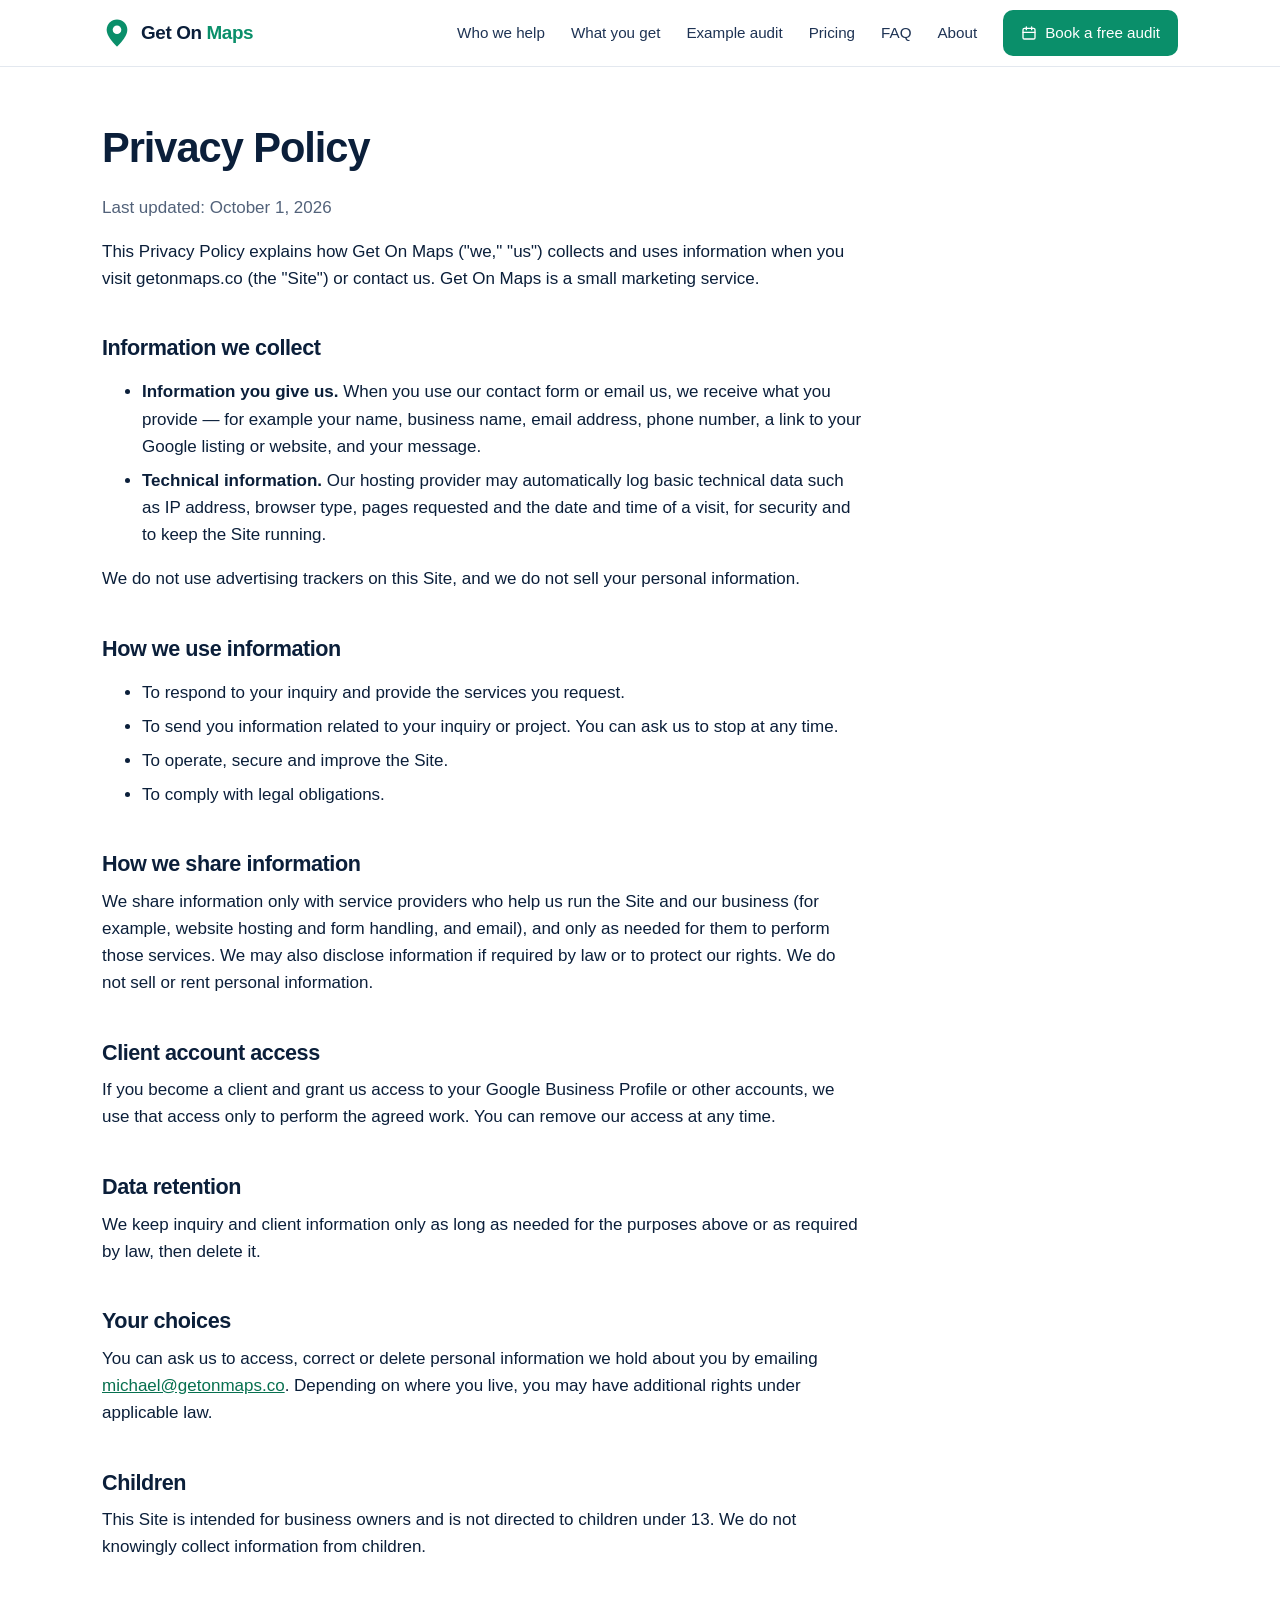
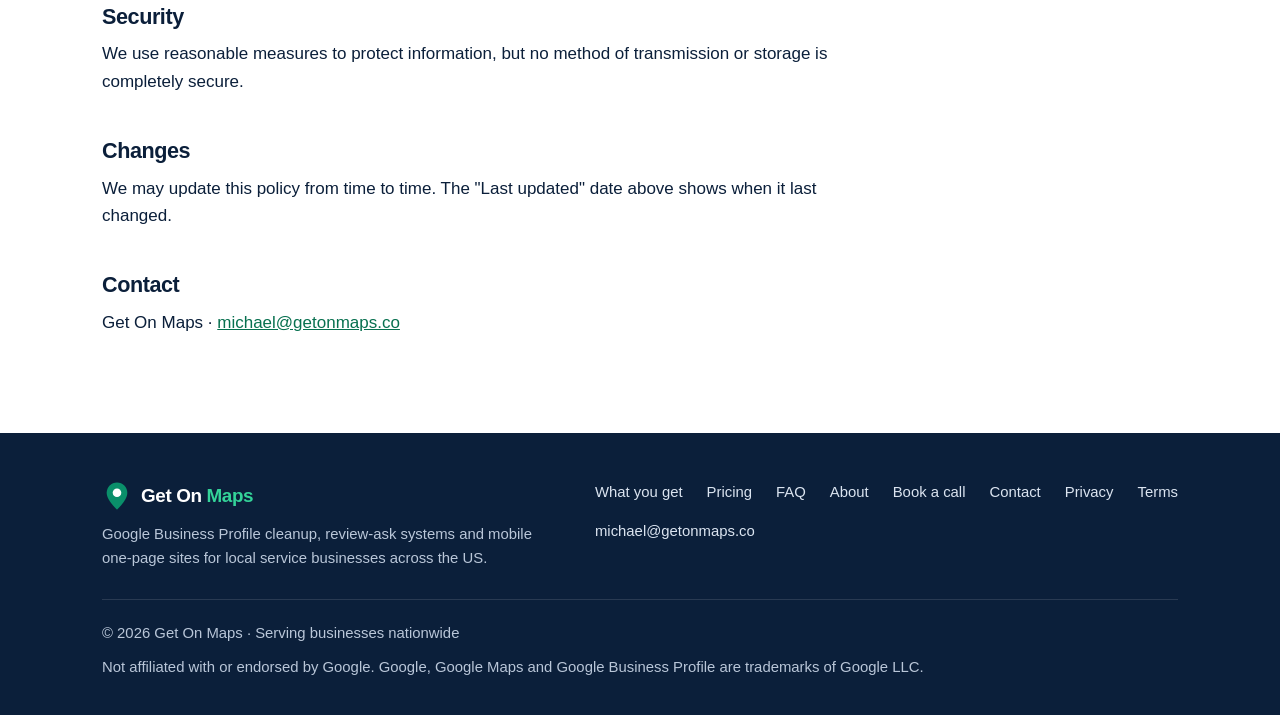
<file: privacy.html>
<!doctype html>
<html lang="en">
<head>
<meta charset="utf-8">
<meta name="viewport" content="width=device-width, initial-scale=1">
<title>Privacy Policy — Get On Maps</title>
<meta name="description" content="How Get On Maps collects and uses information submitted through getonmaps.co.">
<meta name="robots" content="index, follow">
<link rel="canonical" href="https://getonmaps.co/privacy">
<meta name="theme-color" content="#0b1f3a">
<link rel="icon" href="/favicon.ico" sizes="32x32">
<link rel="icon" href="/favicon.svg" type="image/svg+xml">
<link rel="apple-touch-icon" href="/apple-touch-icon.png">
<link rel="manifest" href="/site.webmanifest">
<meta property="og:type" content="website">
<meta property="og:site_name" content="Get On Maps">
<meta property="og:title" content="Privacy Policy — Get On Maps">
<meta property="og:description" content="How Get On Maps collects and uses information submitted through getonmaps.co.">
<meta property="og:url" content="https://getonmaps.co/privacy">
<meta property="og:image" content="https://getonmaps.co/og-image.png">
<meta property="og:image:width" content="1200">
<meta property="og:image:height" content="630">
<meta property="og:image:alt" content="Get On Maps — Google Business Profile cleanup, review-ask system and a mobile one-page site for local businesses.">
<meta name="twitter:card" content="summary_large_image">
<meta name="twitter:title" content="Privacy Policy — Get On Maps">
<meta name="twitter:description" content="How Get On Maps collects and uses information submitted through getonmaps.co.">
<meta name="twitter:image" content="https://getonmaps.co/og-image.png">
<link rel="stylesheet" href="/styles.css">

</head>
<body>
<a class="skip" href="#main">Skip to content</a>
<header class="site-header">
  <div class="wrap">
    <a class="brand" href="/" aria-label="Get On Maps home"><svg viewBox="0 0 32 32" aria-hidden="true"><path fill="#0a8f6a" d="M16 1.5C9.9 1.5 5 6.4 5 12.5 5 20.7 16 30.5 16 30.5S27 20.7 27 12.5C27 6.4 22.1 1.5 16 1.5z"/><circle cx="16" cy="12.5" r="4.6" fill="#fff"/></svg><span>Get On <b>Maps</b></span></a>
    <nav class="nav" aria-label="Main">
      <a href="/#who">Who we help</a>
      <a href="/#included">What you get</a>
      <a href="/#audit">Example audit</a>
      <a href="/#pricing">Pricing</a>
      <a href="/#faq">FAQ</a>
      <a href="/#founder">About</a>
      <a class="btn btn-primary btn-sm" href="https://cal.com/getonmaps" target="_blank" rel="noopener"><svg viewBox="0 0 24 24" fill="none" stroke="currentColor" stroke-width="2" stroke-linecap="round" stroke-linejoin="round" aria-hidden="true"><rect x="3" y="5" width="18" height="16" rx="2"/><path d="M8 3v4M16 3v4M3 11h18"/></svg>Book a free audit</a>
    </nav>
  </div>
</header>
<main id="main" class="page"><div class="wrap"><article class="prose">
<h1>Privacy Policy</h1>
<p class="muted">Last updated: October 1, 2026</p>
<p>This Privacy Policy explains how Get On Maps ("we," "us") collects and uses information when you visit getonmaps.co (the "Site") or contact us. Get On Maps is a small marketing service.</p>
<h2>Information we collect</h2>
<ul>
<li><strong>Information you give us.</strong> When you use our contact form or email us, we receive what you provide — for example your name, business name, email address, phone number, a link to your Google listing or website, and your message.</li>
<li><strong>Technical information.</strong> Our hosting provider may automatically log basic technical data such as IP address, browser type, pages requested and the date and time of a visit, for security and to keep the Site running.</li>
</ul>
<p>We do not use advertising trackers on this Site, and we do not sell your personal information.</p>
<h2>How we use information</h2>
<ul>
<li>To respond to your inquiry and provide the services you request.</li>
<li>To send you information related to your inquiry or project. You can ask us to stop at any time.</li>
<li>To operate, secure and improve the Site.</li>
<li>To comply with legal obligations.</li>
</ul>
<h2>How we share information</h2>
<p>We share information only with service providers who help us run the Site and our business (for example, website hosting and form handling, and email), and only as needed for them to perform those services. We may also disclose information if required by law or to protect our rights. We do not sell or rent personal information.</p>
<h2>Client account access</h2>
<p>If you become a client and grant us access to your Google Business Profile or other accounts, we use that access only to perform the agreed work. You can remove our access at any time.</p>
<h2>Data retention</h2>
<p>We keep inquiry and client information only as long as needed for the purposes above or as required by law, then delete it.</p>
<h2>Your choices</h2>
<p>You can ask us to access, correct or delete personal information we hold about you by emailing <a href="mailto:michael@getonmaps.co">michael@getonmaps.co</a>. Depending on where you live, you may have additional rights under applicable law.</p>
<h2>Children</h2>
<p>This Site is intended for business owners and is not directed to children under 13. We do not knowingly collect information from children.</p>
<h2>Security</h2>
<p>We use reasonable measures to protect information, but no method of transmission or storage is completely secure.</p>
<h2>Changes</h2>
<p>We may update this policy from time to time. The "Last updated" date above shows when it last changed.</p>
<h2>Contact</h2>
<p>Get On Maps &middot; <a href="mailto:michael@getonmaps.co">michael@getonmaps.co</a></p>
</article></div></main>
<footer class="site-footer">
  <div class="wrap">
    <div class="foot-grid">
      <div>
        <a class="brand" href="/" aria-label="Get On Maps home"><svg viewBox="0 0 32 32" aria-hidden="true"><path fill="#0a8f6a" d="M16 1.5C9.9 1.5 5 6.4 5 12.5 5 20.7 16 30.5 16 30.5S27 20.7 27 12.5C27 6.4 22.1 1.5 16 1.5z"/><circle cx="16" cy="12.5" r="4.6" fill="#fff"/></svg><span>Get On <b>Maps</b></span></a>
        <p style="margin:.8em 0 0;max-width:30em">Google Business Profile cleanup, review-ask systems and mobile one-page sites for local service businesses across the US.</p>
      </div>
      <div>
        <ul class="foot-links">
          <li><a href="/#included">What you get</a></li>
          <li><a href="/#pricing">Pricing</a></li>
          <li><a href="/#faq">FAQ</a></li>
          <li><a href="/#founder">About</a></li>
          <li><a href="https://cal.com/getonmaps" target="_blank" rel="noopener">Book a call</a></li>
          <li><a href="/#contact">Contact</a></li>
          <li><a href="/privacy">Privacy</a></li>
          <li><a href="/terms">Terms</a></li>
        </ul>
        <p style="margin:1em 0 0"><a href="mailto:michael@getonmaps.co">michael@getonmaps.co</a></p>
      </div>
    </div>
    <div class="foot-bottom">
      <span>&copy; 2026 Get On Maps &middot; Serving businesses nationwide</span>
      <span>Not affiliated with or endorsed by Google. Google, Google Maps and Google Business Profile are trademarks of Google LLC.</span>
    </div>
  </div>
</footer>
</body>
</html>
</file>
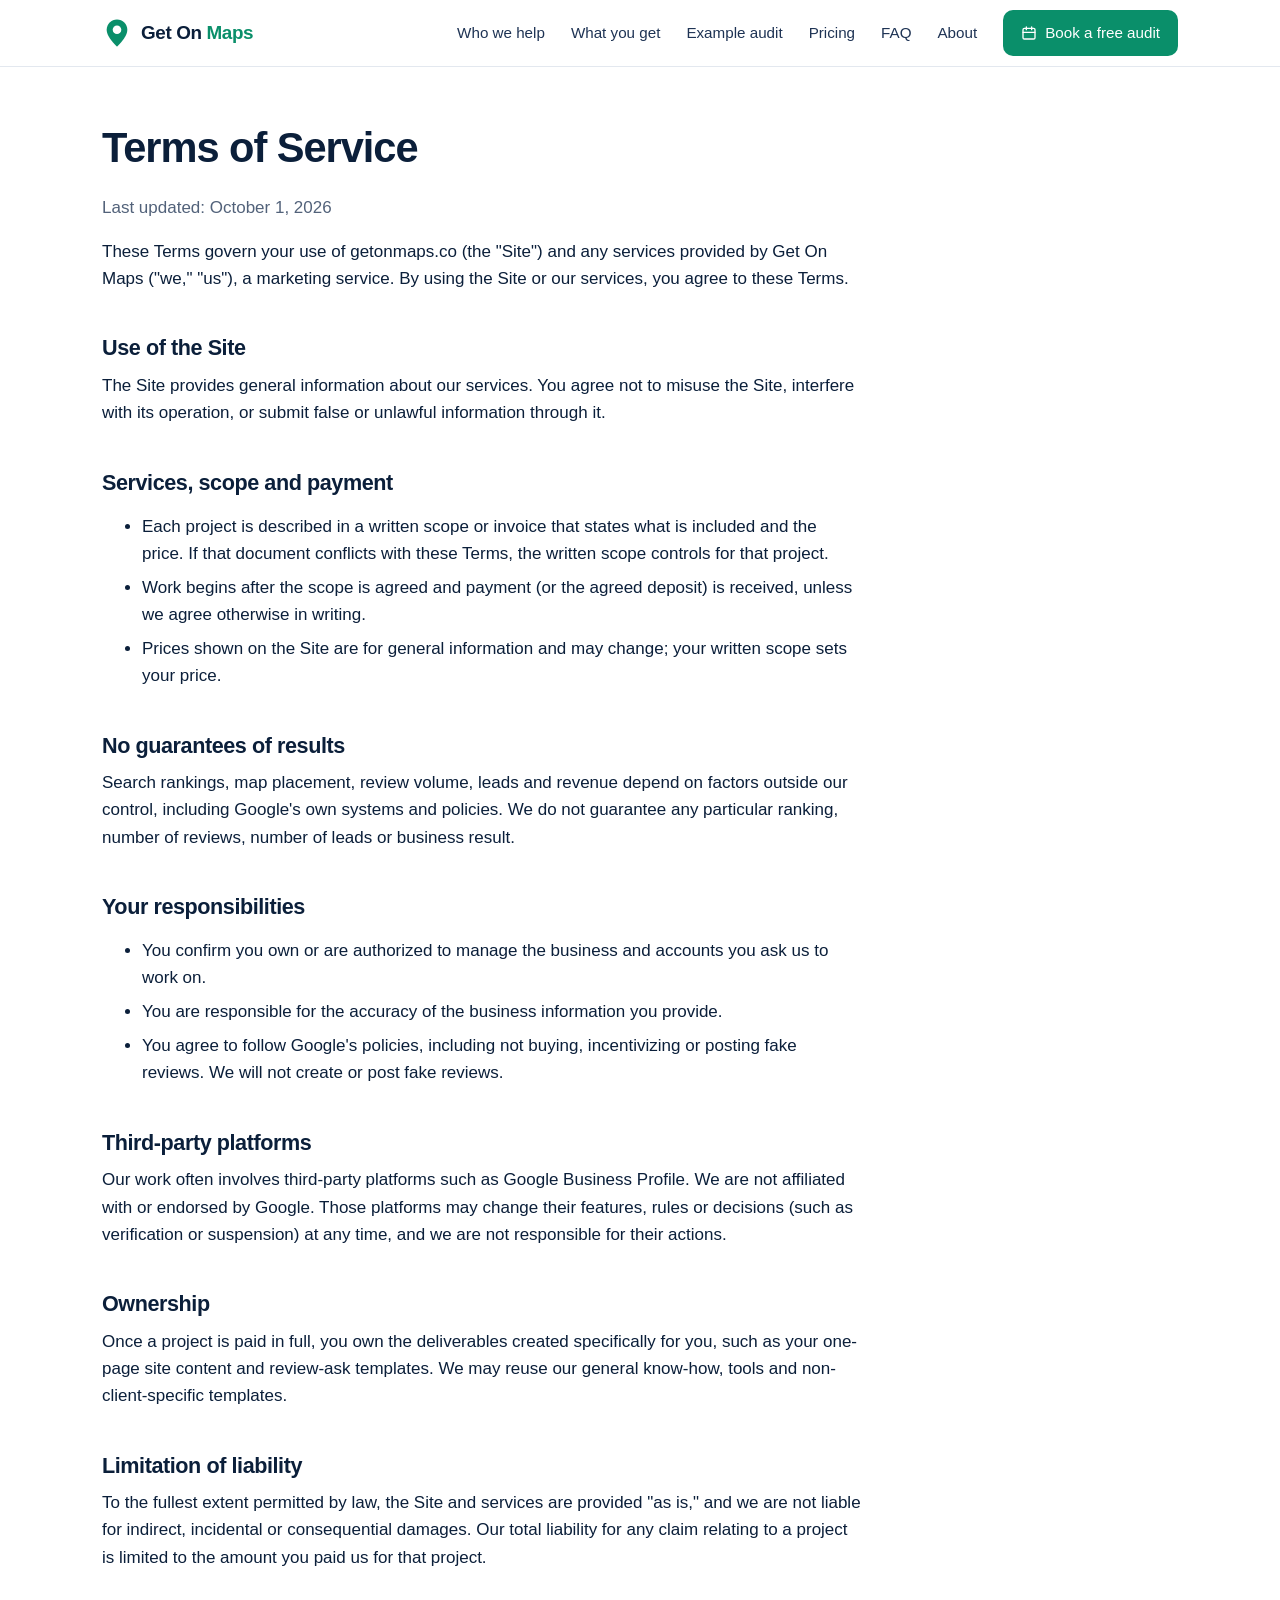
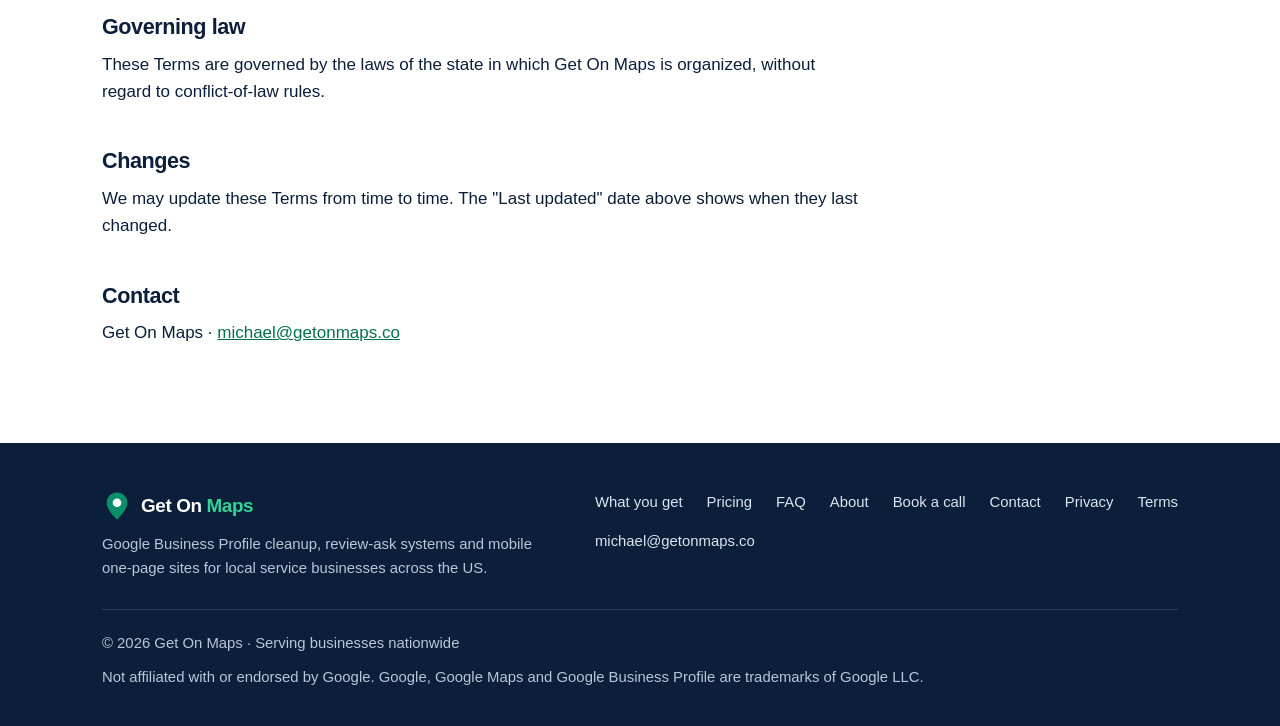
<file: terms.html>
<!doctype html>
<html lang="en">
<head>
<meta charset="utf-8">
<meta name="viewport" content="width=device-width, initial-scale=1">
<title>Terms of Service — Get On Maps</title>
<meta name="description" content="Terms for using getonmaps.co and Get On Maps services.">
<meta name="robots" content="index, follow">
<link rel="canonical" href="https://getonmaps.co/terms">
<meta name="theme-color" content="#0b1f3a">
<link rel="icon" href="/favicon.ico" sizes="32x32">
<link rel="icon" href="/favicon.svg" type="image/svg+xml">
<link rel="apple-touch-icon" href="/apple-touch-icon.png">
<link rel="manifest" href="/site.webmanifest">
<meta property="og:type" content="website">
<meta property="og:site_name" content="Get On Maps">
<meta property="og:title" content="Terms of Service — Get On Maps">
<meta property="og:description" content="Terms for using getonmaps.co and Get On Maps services.">
<meta property="og:url" content="https://getonmaps.co/terms">
<meta property="og:image" content="https://getonmaps.co/og-image.png">
<meta property="og:image:width" content="1200">
<meta property="og:image:height" content="630">
<meta property="og:image:alt" content="Get On Maps — Google Business Profile cleanup, review-ask system and a mobile one-page site for local businesses.">
<meta name="twitter:card" content="summary_large_image">
<meta name="twitter:title" content="Terms of Service — Get On Maps">
<meta name="twitter:description" content="Terms for using getonmaps.co and Get On Maps services.">
<meta name="twitter:image" content="https://getonmaps.co/og-image.png">
<link rel="stylesheet" href="/styles.css">

</head>
<body>
<a class="skip" href="#main">Skip to content</a>
<header class="site-header">
  <div class="wrap">
    <a class="brand" href="/" aria-label="Get On Maps home"><svg viewBox="0 0 32 32" aria-hidden="true"><path fill="#0a8f6a" d="M16 1.5C9.9 1.5 5 6.4 5 12.5 5 20.7 16 30.5 16 30.5S27 20.7 27 12.5C27 6.4 22.1 1.5 16 1.5z"/><circle cx="16" cy="12.5" r="4.6" fill="#fff"/></svg><span>Get On <b>Maps</b></span></a>
    <nav class="nav" aria-label="Main">
      <a href="/#who">Who we help</a>
      <a href="/#included">What you get</a>
      <a href="/#audit">Example audit</a>
      <a href="/#pricing">Pricing</a>
      <a href="/#faq">FAQ</a>
      <a href="/#founder">About</a>
      <a class="btn btn-primary btn-sm" href="https://cal.com/getonmaps" target="_blank" rel="noopener"><svg viewBox="0 0 24 24" fill="none" stroke="currentColor" stroke-width="2" stroke-linecap="round" stroke-linejoin="round" aria-hidden="true"><rect x="3" y="5" width="18" height="16" rx="2"/><path d="M8 3v4M16 3v4M3 11h18"/></svg>Book a free audit</a>
    </nav>
  </div>
</header>
<main id="main" class="page"><div class="wrap"><article class="prose">
<h1>Terms of Service</h1>
<p class="muted">Last updated: October 1, 2026</p>
<p>These Terms govern your use of getonmaps.co (the "Site") and any services provided by Get On Maps ("we," "us"), a marketing service. By using the Site or our services, you agree to these Terms.</p>
<h2>Use of the Site</h2>
<p>The Site provides general information about our services. You agree not to misuse the Site, interfere with its operation, or submit false or unlawful information through it.</p>
<h2>Services, scope and payment</h2>
<ul>
<li>Each project is described in a written scope or invoice that states what is included and the price. If that document conflicts with these Terms, the written scope controls for that project.</li>
<li>Work begins after the scope is agreed and payment (or the agreed deposit) is received, unless we agree otherwise in writing.</li>
<li>Prices shown on the Site are for general information and may change; your written scope sets your price.</li>
</ul>
<h2>No guarantees of results</h2>
<p>Search rankings, map placement, review volume, leads and revenue depend on factors outside our control, including Google's own systems and policies. We do not guarantee any particular ranking, number of reviews, number of leads or business result.</p>
<h2>Your responsibilities</h2>
<ul>
<li>You confirm you own or are authorized to manage the business and accounts you ask us to work on.</li>
<li>You are responsible for the accuracy of the business information you provide.</li>
<li>You agree to follow Google's policies, including not buying, incentivizing or posting fake reviews. We will not create or post fake reviews.</li>
</ul>
<h2>Third-party platforms</h2>
<p>Our work often involves third-party platforms such as Google Business Profile. We are not affiliated with or endorsed by Google. Those platforms may change their features, rules or decisions (such as verification or suspension) at any time, and we are not responsible for their actions.</p>
<h2>Ownership</h2>
<p>Once a project is paid in full, you own the deliverables created specifically for you, such as your one-page site content and review-ask templates. We may reuse our general know-how, tools and non-client-specific templates.</p>
<h2>Limitation of liability</h2>
<p>To the fullest extent permitted by law, the Site and services are provided "as is," and we are not liable for indirect, incidental or consequential damages. Our total liability for any claim relating to a project is limited to the amount you paid us for that project.</p>
<h2>Governing law</h2>
<p>These Terms are governed by the laws of the state in which Get On Maps is organized, without regard to conflict-of-law rules.</p>
<h2>Changes</h2>
<p>We may update these Terms from time to time. The "Last updated" date above shows when they last changed.</p>
<h2>Contact</h2>
<p>Get On Maps &middot; <a href="mailto:michael@getonmaps.co">michael@getonmaps.co</a></p>
</article></div></main>
<footer class="site-footer">
  <div class="wrap">
    <div class="foot-grid">
      <div>
        <a class="brand" href="/" aria-label="Get On Maps home"><svg viewBox="0 0 32 32" aria-hidden="true"><path fill="#0a8f6a" d="M16 1.5C9.9 1.5 5 6.4 5 12.5 5 20.7 16 30.5 16 30.5S27 20.7 27 12.5C27 6.4 22.1 1.5 16 1.5z"/><circle cx="16" cy="12.5" r="4.6" fill="#fff"/></svg><span>Get On <b>Maps</b></span></a>
        <p style="margin:.8em 0 0;max-width:30em">Google Business Profile cleanup, review-ask systems and mobile one-page sites for local service businesses across the US.</p>
      </div>
      <div>
        <ul class="foot-links">
          <li><a href="/#included">What you get</a></li>
          <li><a href="/#pricing">Pricing</a></li>
          <li><a href="/#faq">FAQ</a></li>
          <li><a href="/#founder">About</a></li>
          <li><a href="https://cal.com/getonmaps" target="_blank" rel="noopener">Book a call</a></li>
          <li><a href="/#contact">Contact</a></li>
          <li><a href="/privacy">Privacy</a></li>
          <li><a href="/terms">Terms</a></li>
        </ul>
        <p style="margin:1em 0 0"><a href="mailto:michael@getonmaps.co">michael@getonmaps.co</a></p>
      </div>
    </div>
    <div class="foot-bottom">
      <span>&copy; 2026 Get On Maps &middot; Serving businesses nationwide</span>
      <span>Not affiliated with or endorsed by Google. Google, Google Maps and Google Business Profile are trademarks of Google LLC.</span>
    </div>
  </div>
</footer>
</body>
</html>
</file>
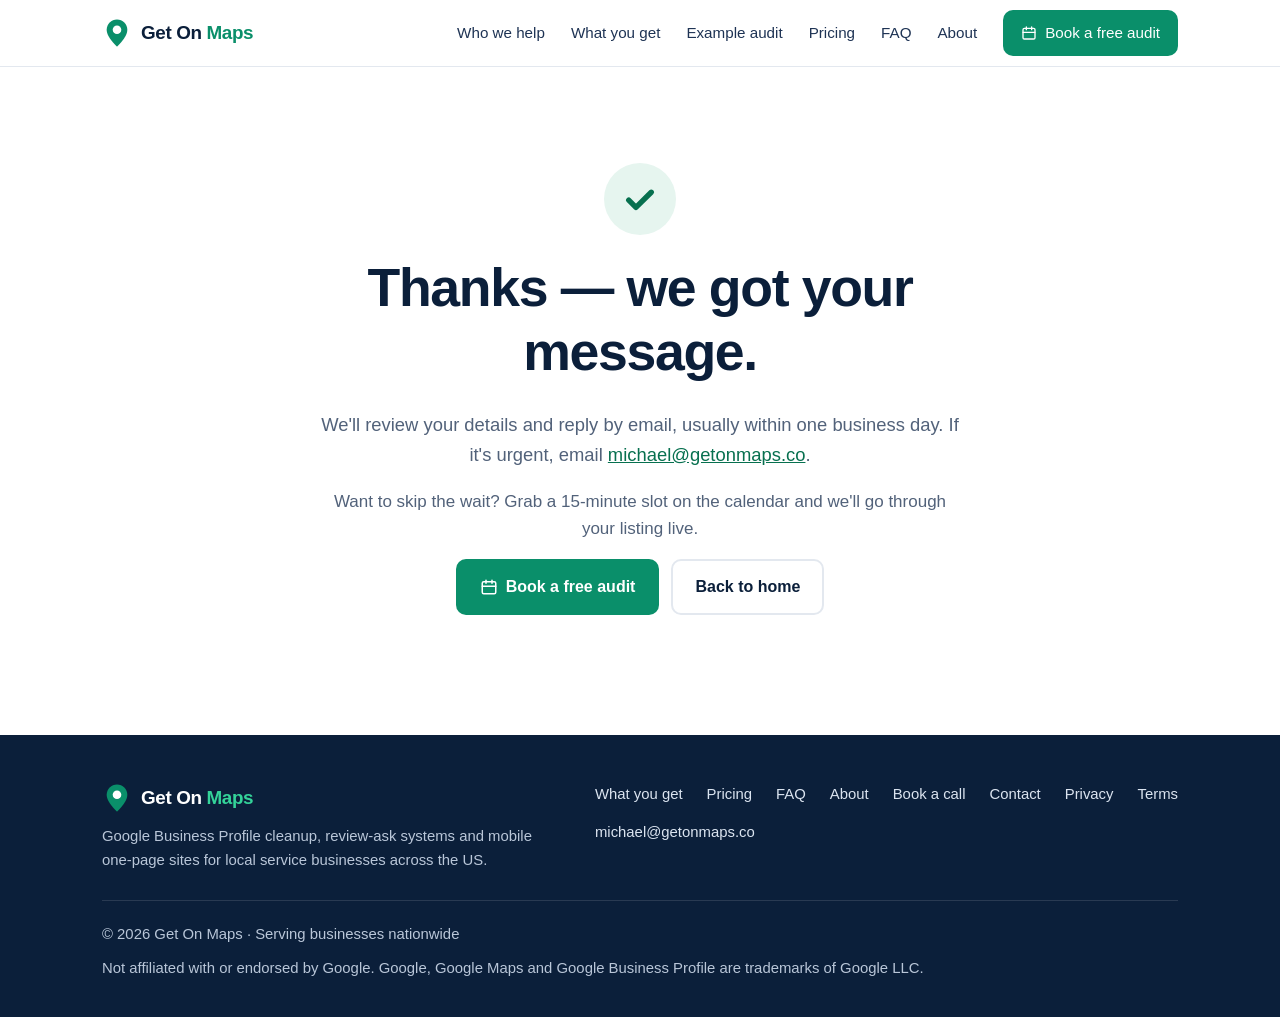
<file: thanks.html>
<!doctype html>
<html lang="en">
<head>
<meta charset="utf-8">
<meta name="viewport" content="width=device-width, initial-scale=1">
<title>Thanks — Get On Maps</title>
<meta name="description" content="Thanks for contacting Get On Maps.">
<meta name="robots" content="noindex, follow">
<link rel="canonical" href="https://getonmaps.co/thanks">
<meta name="theme-color" content="#0b1f3a">
<link rel="icon" href="/favicon.ico" sizes="32x32">
<link rel="icon" href="/favicon.svg" type="image/svg+xml">
<link rel="apple-touch-icon" href="/apple-touch-icon.png">
<link rel="manifest" href="/site.webmanifest">
<meta property="og:type" content="website">
<meta property="og:site_name" content="Get On Maps">
<meta property="og:title" content="Thanks — Get On Maps">
<meta property="og:description" content="Thanks for contacting Get On Maps.">
<meta property="og:url" content="https://getonmaps.co/thanks">
<meta property="og:image" content="https://getonmaps.co/og-image.png">
<meta property="og:image:width" content="1200">
<meta property="og:image:height" content="630">
<meta property="og:image:alt" content="Get On Maps — Google Business Profile cleanup, review-ask system and a mobile one-page site for local businesses.">
<meta name="twitter:card" content="summary_large_image">
<meta name="twitter:title" content="Thanks — Get On Maps">
<meta name="twitter:description" content="Thanks for contacting Get On Maps.">
<meta name="twitter:image" content="https://getonmaps.co/og-image.png">
<link rel="stylesheet" href="/styles.css">

</head>
<body>
<a class="skip" href="#main">Skip to content</a>
<header class="site-header">
  <div class="wrap">
    <a class="brand" href="/" aria-label="Get On Maps home"><svg viewBox="0 0 32 32" aria-hidden="true"><path fill="#0a8f6a" d="M16 1.5C9.9 1.5 5 6.4 5 12.5 5 20.7 16 30.5 16 30.5S27 20.7 27 12.5C27 6.4 22.1 1.5 16 1.5z"/><circle cx="16" cy="12.5" r="4.6" fill="#fff"/></svg><span>Get On <b>Maps</b></span></a>
    <nav class="nav" aria-label="Main">
      <a href="/#who">Who we help</a>
      <a href="/#included">What you get</a>
      <a href="/#audit">Example audit</a>
      <a href="/#pricing">Pricing</a>
      <a href="/#faq">FAQ</a>
      <a href="/#founder">About</a>
      <a class="btn btn-primary btn-sm" href="https://cal.com/getonmaps" target="_blank" rel="noopener"><svg viewBox="0 0 24 24" fill="none" stroke="currentColor" stroke-width="2" stroke-linecap="round" stroke-linejoin="round" aria-hidden="true"><rect x="3" y="5" width="18" height="16" rx="2"/><path d="M8 3v4M16 3v4M3 11h18"/></svg>Book a free audit</a>
    </nav>
  </div>
</header>
<main id="main" class="page"><div class="wrap"><div class="center" style="max-width:640px;margin:40px auto">
<div class="big-mark"><svg viewBox="0 0 16 16" aria-hidden="true"><path fill="none" stroke="currentColor" stroke-width="2.4" stroke-linecap="round" stroke-linejoin="round" d="M3 8.5l3.2 3.2L13 5"/></svg></div>
<h1>Thanks — we got your message.</h1>
<p class="lead">We'll review your details and reply by email, usually within one business day. If it's urgent, email <a href="mailto:michael@getonmaps.co">michael@getonmaps.co</a>.</p>
<p class="muted">Want to skip the wait? Grab a 15-minute slot on the calendar and we'll go through your listing live.</p>
<p class="cta-row" style="justify-content:center"><a class="btn btn-primary" href="https://cal.com/getonmaps" target="_blank" rel="noopener"><svg viewBox="0 0 24 24" fill="none" stroke="currentColor" stroke-width="2" stroke-linecap="round" stroke-linejoin="round" aria-hidden="true"><rect x="3" y="5" width="18" height="16" rx="2"/><path d="M8 3v4M16 3v4M3 11h18"/></svg>Book a free audit</a><a class="btn btn-ghost" href="/">Back to home</a></p>
</div></div></main>
<footer class="site-footer">
  <div class="wrap">
    <div class="foot-grid">
      <div>
        <a class="brand" href="/" aria-label="Get On Maps home"><svg viewBox="0 0 32 32" aria-hidden="true"><path fill="#0a8f6a" d="M16 1.5C9.9 1.5 5 6.4 5 12.5 5 20.7 16 30.5 16 30.5S27 20.7 27 12.5C27 6.4 22.1 1.5 16 1.5z"/><circle cx="16" cy="12.5" r="4.6" fill="#fff"/></svg><span>Get On <b>Maps</b></span></a>
        <p style="margin:.8em 0 0;max-width:30em">Google Business Profile cleanup, review-ask systems and mobile one-page sites for local service businesses across the US.</p>
      </div>
      <div>
        <ul class="foot-links">
          <li><a href="/#included">What you get</a></li>
          <li><a href="/#pricing">Pricing</a></li>
          <li><a href="/#faq">FAQ</a></li>
          <li><a href="/#founder">About</a></li>
          <li><a href="https://cal.com/getonmaps" target="_blank" rel="noopener">Book a call</a></li>
          <li><a href="/#contact">Contact</a></li>
          <li><a href="/privacy">Privacy</a></li>
          <li><a href="/terms">Terms</a></li>
        </ul>
        <p style="margin:1em 0 0"><a href="mailto:michael@getonmaps.co">michael@getonmaps.co</a></p>
      </div>
    </div>
    <div class="foot-bottom">
      <span>&copy; 2026 Get On Maps &middot; Serving businesses nationwide</span>
      <span>Not affiliated with or endorsed by Google. Google, Google Maps and Google Business Profile are trademarks of Google LLC.</span>
    </div>
  </div>
</footer>
</body>
</html>
</file>
<file: styles.css>
:root{
  --ink:#0b1f3a; --ink-2:#1e3354; --muted:#52627a; --line:#e3e8ef; --bg:#ffffff; --bg-soft:#f5f8fb;
  --brand:#0a8f6a; --brand-dark:#07704f; --brand-soft:#e6f5ef; --warn:#b45309; --warn-soft:#fef3e2;
  --bad:#b42318; --bad-soft:#fdecea; --radius:14px; --shadow:0 1px 2px rgba(11,31,58,.06),0 8px 24px rgba(11,31,58,.08);
  --max:1120px;
  --font:-apple-system,BlinkMacSystemFont,"Segoe UI",Roboto,"Helvetica Neue",Arial,"Noto Sans",sans-serif;
}
*{box-sizing:border-box}
html{scroll-behavior:smooth;-webkit-text-size-adjust:100%}
body{margin:0;font-family:var(--font);color:var(--ink);background:var(--bg);line-height:1.6;font-size:17px}
img,svg{max-width:100%;display:block}
a{color:var(--brand-dark)}
a:hover{color:var(--ink)}
h1,h2,h3{line-height:1.2;letter-spacing:-.01em;margin:0 0 .5em}
h1{font-size:clamp(2.1rem,4.6vw,3.35rem);font-weight:800;letter-spacing:-.025em}
h2{font-size:clamp(1.6rem,3vw,2.25rem);font-weight:800;letter-spacing:-.02em}
h3{font-size:1.12rem;font-weight:700}
p{margin:0 0 1em}
.wrap{max-width:var(--max);margin:0 auto;padding:0 22px}
.skip{position:absolute;left:-999px;top:0;background:var(--ink);color:#fff;padding:8px 14px;z-index:100}
.skip:focus{left:8px;top:8px}
.eyebrow{display:inline-block;font-size:.8rem;font-weight:700;letter-spacing:.08em;text-transform:uppercase;color:var(--brand-dark);margin-bottom:.8rem}
.lead{font-size:1.15rem;color:var(--muted);max-width:40em}
.muted{color:var(--muted)}
.small{font-size:.9rem}

/* header */
.site-header{position:sticky;top:0;z-index:50;background:rgba(255,255,255,.92);backdrop-filter:saturate(180%) blur(10px);-webkit-backdrop-filter:saturate(180%) blur(10px);border-bottom:1px solid var(--line)}
.site-header .wrap{display:flex;align-items:center;justify-content:space-between;height:66px;gap:16px}
.brand{display:flex;align-items:center;gap:9px;text-decoration:none;color:var(--ink);font-weight:800;font-size:1.18rem;letter-spacing:-.02em}
.brand svg{width:30px;height:30px;flex:none}
.brand span b{color:var(--brand)}
.nav{display:flex;align-items:center;gap:26px}
.nav a{text-decoration:none;color:var(--ink-2);font-size:.95rem;font-weight:500}
.nav a:hover{color:var(--brand-dark)}
.btn{display:inline-flex;align-items:center;justify-content:center;gap:8px;padding:13px 22px;border-radius:10px;font-weight:700;font-size:1rem;text-decoration:none;border:2px solid transparent;cursor:pointer;font-family:inherit;transition:background .15s,transform .15s,border-color .15s}
.btn-primary{background:var(--brand);color:#fff}
.btn-primary:hover{background:var(--brand-dark);color:#fff}
.btn-ghost{background:#fff;color:var(--ink);border-color:var(--line)}
.btn-ghost:hover{border-color:var(--ink);color:var(--ink)}
.btn-sm{padding:9px 16px;font-size:.92rem}
.btn svg{width:18px;height:18px;flex:none}
.btn-sm svg{width:16px;height:16px}
.nav .btn{color:#fff;white-space:nowrap}
.brand span{white-space:nowrap}
@media (max-width:860px){.nav a:not(.btn){display:none}}
@media (max-width:520px){
  .site-header .wrap{padding:0 16px;gap:10px}
  .brand{font-size:1.05rem}
  .brand svg{width:26px;height:26px}
  .nav .btn{padding:9px 13px;font-size:.88rem}
  .nav .btn svg{display:none}
}

/* hero */
.hero{padding:72px 0 64px;background:radial-gradient(1200px 500px at 85% -10%,#e5f4ee 0,rgba(229,244,238,0) 60%),linear-gradient(#fff,#f7fafc)}
.hero .wrap{display:grid;grid-template-columns:1.1fr .9fr;gap:56px;align-items:center}
.hero .lead{margin-bottom:1.6rem}
.cta-row{display:flex;flex-wrap:wrap;gap:12px;margin-bottom:1rem}
.cta-note{margin-bottom:1.4rem;max-width:34em}
.pills{display:flex;flex-wrap:wrap;gap:8px 18px;list-style:none;padding:0;margin:0;color:var(--ink-2);font-size:.93rem;font-weight:600}
.pills li{display:flex;align-items:center;gap:7px}
.pills svg{width:18px;height:18px;color:var(--brand)}
.hero-card{position:relative}
.mock{background:#fff;border:1px solid var(--line);border-radius:18px;box-shadow:var(--shadow);overflow:hidden}
.mock-map{height:170px;position:relative;background:#e9efe9}
.mock-map svg{width:100%;height:100%}
.mock-body{padding:20px 22px 22px}
.mock-title{font-weight:800;font-size:1.15rem;margin:0 0 2px}
.mock-sub{color:var(--muted);font-size:.9rem;margin:0 0 14px}
.mock-actions{display:grid;grid-template-columns:repeat(3,1fr);gap:8px;margin-bottom:16px}
.mock-actions span{border:1px solid var(--line);border-radius:999px;text-align:center;font-size:.82rem;font-weight:700;padding:7px 4px;color:var(--brand-dark)}
.mock-list{list-style:none;margin:0;padding:0;display:grid;gap:8px;font-size:.92rem}
.mock-list li{display:flex;align-items:center;gap:10px}
.tick{flex:none;width:20px;height:20px;border-radius:50%;background:var(--brand-soft);color:var(--brand-dark);display:grid;place-items:center}
.tick svg{width:12px;height:12px}
.illus-tag{position:absolute;top:12px;right:12px;background:rgba(11,31,58,.78);color:#fff;font-size:.72rem;font-weight:700;letter-spacing:.04em;padding:4px 9px;border-radius:999px;text-transform:uppercase}
@media (max-width:900px){.hero{padding:48px 0}.hero .wrap{grid-template-columns:1fr;gap:40px}}

/* sections */
section{padding:84px 0}
section.alt{background:var(--bg-soft);border-top:1px solid var(--line);border-bottom:1px solid var(--line)}
.section-head{max-width:720px;margin-bottom:44px}
.grid{display:grid;gap:20px}
.g2{grid-template-columns:repeat(2,1fr)}
.g3{grid-template-columns:repeat(3,1fr)}
@media (max-width:900px){.g3{grid-template-columns:1fr}}
@media (max-width:760px){.g2{grid-template-columns:1fr}section{padding:60px 0}}
.card{background:#fff;border:1px solid var(--line);border-radius:var(--radius);padding:26px}
.card p:last-child{margin-bottom:0}
.icon{width:44px;height:44px;border-radius:11px;background:var(--brand-soft);color:var(--brand-dark);display:grid;place-items:center;margin-bottom:14px}
.icon svg{width:24px;height:24px}
.num{font-size:.8rem;font-weight:800;color:var(--brand-dark);letter-spacing:.08em;text-transform:uppercase;margin-bottom:6px;display:block}

/* checklist */
.checklist{list-style:none;padding:0;margin:0;display:grid;gap:14px}
.checklist li{display:flex;gap:14px;align-items:flex-start}
.checklist li .tick{width:24px;height:24px;margin-top:2px}
.checklist li .tick svg{width:14px;height:14px}
.checklist strong{display:block}
.checklist span.d{color:var(--muted);font-size:.96rem}
.included{display:grid;grid-template-columns:1.2fr .8fr;gap:28px;align-items:start}
@media (max-width:900px){.included{grid-template-columns:1fr}}
.aside-box{background:var(--ink);color:#dbe4f0;border-radius:var(--radius);padding:28px}
.aside-box h3{color:#fff}
.aside-box ul{margin:0;padding-left:1.1em}
.aside-box li{margin-bottom:.45em}

/* audit */
.audit{background:#fff;border:1px solid var(--line);border-radius:18px;box-shadow:var(--shadow);overflow:hidden}
.audit-top{display:flex;flex-wrap:wrap;justify-content:space-between;gap:12px;align-items:center;padding:20px 24px;border-bottom:1px solid var(--line);background:#fbfcfd}
.audit-top h3{margin:0}
.badge-illus{display:inline-flex;align-items:center;gap:6px;background:var(--warn-soft);color:var(--warn);font-size:.78rem;font-weight:800;letter-spacing:.04em;text-transform:uppercase;padding:6px 11px;border-radius:999px}
.audit table{width:100%;border-collapse:collapse;font-size:.96rem}
.audit th,.audit td{text-align:left;padding:14px 24px;border-bottom:1px solid var(--line);vertical-align:top}
.audit th{font-size:.78rem;text-transform:uppercase;letter-spacing:.06em;color:var(--muted);font-weight:700;background:#fbfcfd}
.audit tr:last-child td{border-bottom:0}
.audit td:first-child{font-weight:700;white-space:nowrap}
.st{display:inline-block;font-size:.78rem;font-weight:800;padding:4px 10px;border-radius:999px;white-space:nowrap}
.st-ok{background:var(--brand-soft);color:var(--brand-dark)}
.st-warn{background:var(--warn-soft);color:var(--warn)}
.st-bad{background:var(--bad-soft);color:var(--bad)}
.audit-foot{padding:16px 24px;font-size:.88rem;color:var(--muted);background:#fbfcfd;border-top:1px solid var(--line)}
@media (max-width:760px){
  .audit thead{display:none}
  .audit tr{display:block;padding:14px 18px;border-bottom:1px solid var(--line)}
  .audit td{display:block;padding:3px 0;border:0}
  .audit td:first-child{white-space:normal}
}

/* pricing */
.pricing{display:grid;grid-template-columns:1.15fr .85fr;gap:24px;align-items:stretch}
@media (max-width:900px){.pricing{grid-template-columns:1fr}}
.price-card{background:#fff;border:2px solid var(--brand);border-radius:18px;padding:32px;box-shadow:var(--shadow);position:relative}
.ribbon{position:absolute;top:-14px;left:28px;background:var(--brand);color:#fff;font-size:.78rem;font-weight:800;letter-spacing:.06em;text-transform:uppercase;padding:6px 12px;border-radius:999px}
.price{font-size:3rem;font-weight:800;letter-spacing:-.03em;line-height:1;margin:.2em 0 .1em}
.price small{font-size:1rem;font-weight:600;color:var(--muted);letter-spacing:0}
.price-card .checklist{margin:22px 0 26px}
.upsell{background:#fff;border:1px solid var(--line);border-radius:18px;padding:32px;display:flex;flex-direction:column}
.upsell .price{font-size:2rem}

/* not / fit */
.xlist{list-style:none;padding:0;margin:0;display:grid;gap:10px}
.xlist li{display:flex;gap:12px;align-items:flex-start}
.x{flex:none;width:22px;height:22px;border-radius:50%;background:var(--bad-soft);color:var(--bad);display:grid;place-items:center;margin-top:3px}
.x svg{width:12px;height:12px}

/* faq */
.faq{max-width:820px}
.faq details{border:1px solid var(--line);border-radius:12px;background:#fff;margin-bottom:12px}
.faq summary{cursor:pointer;list-style:none;padding:18px 52px 18px 22px;font-weight:700;position:relative}
.faq summary::-webkit-details-marker{display:none}
.faq summary::after{content:"";position:absolute;right:22px;top:50%;width:10px;height:10px;border-right:2px solid var(--muted);border-bottom:2px solid var(--muted);transform:translateY(-70%) rotate(45deg);transition:transform .2s}
.faq details[open] summary::after{transform:translateY(-30%) rotate(-135deg)}
.faq details>div{padding:0 22px 18px;color:var(--ink-2)}
.faq details>div p:last-child{margin:0}

/* founder */
.founder{display:grid;grid-template-columns:200px 1fr;gap:32px;align-items:center;padding:32px}
.founder-photo{width:200px;height:200px;border-radius:16px;object-fit:cover;border:1px solid var(--line);background:#fff}
.founder-body h3{font-size:1.35rem;margin-bottom:.15em}
.founder-role{font-weight:700;color:var(--brand-dark);margin:0 0 .9em}
.founder-body .btn{margin-top:6px}
@media (max-width:620px){
  .founder{grid-template-columns:1fr;gap:22px;justify-items:start}
  .founder-photo{width:140px;height:140px}
}

/* contact */
.contact{display:grid;grid-template-columns:.9fr 1.1fr;gap:48px;align-items:start}
@media (max-width:900px){.contact{grid-template-columns:1fr;gap:32px}}
.booking{background:#fff;border:2px solid var(--brand);border-radius:var(--radius);padding:24px;margin-top:26px}
.booking h3{margin-bottom:.3em}
.booking p{margin-bottom:16px}
form.card{padding:30px}
.form-title{font-size:1.2rem;margin-bottom:.4em}
.field{margin-bottom:16px}
.row2{display:grid;grid-template-columns:1fr 1fr;gap:14px}
@media (max-width:560px){.row2{grid-template-columns:1fr}}
label{display:block;font-weight:600;font-size:.93rem;margin-bottom:6px}
label .opt{font-weight:400;color:var(--muted)}
input,textarea,select{width:100%;font:inherit;font-size:1rem;padding:12px 14px;border:1px solid #cfd8e3;border-radius:10px;background:#fff;color:var(--ink)}
input:focus,textarea:focus,select:focus{outline:3px solid rgba(10,143,106,.22);border-color:var(--brand)}
textarea{min-height:120px;resize:vertical}
.hidden{position:absolute!important;left:-10000px!important;width:1px;height:1px;overflow:hidden}
.contact-points{list-style:none;padding:0;margin:24px 0 0;display:grid;gap:14px}
.contact-points li{display:flex;gap:12px;align-items:center}
.contact-points .icon{margin:0;width:40px;height:40px}

/* footer */
.site-footer{background:var(--ink);color:#b9c6d8;padding:48px 0 36px;font-size:.93rem}
.site-footer a{color:#dbe4f0;text-decoration:none}
.site-footer a:hover{color:#fff;text-decoration:underline}
.foot-grid{display:flex;flex-wrap:wrap;justify-content:space-between;gap:28px;margin-bottom:28px}
.site-footer .brand{color:#fff}
.site-footer .brand span b{color:#34d399}
.foot-links{display:flex;flex-wrap:wrap;gap:10px 24px;list-style:none;margin:0;padding:0}
.foot-bottom{border-top:1px solid rgba(255,255,255,.12);padding-top:22px;display:flex;flex-wrap:wrap;justify-content:space-between;gap:10px}

/* simple pages */
.page{padding:56px 0 80px}
.prose{max-width:760px}
.prose h1{font-size:clamp(1.9rem,4vw,2.6rem)}
.prose h2{font-size:1.35rem;margin-top:2em}
.prose li{margin-bottom:.4em}
.center{text-align:center}
.center .lead{margin-left:auto;margin-right:auto}
.big-mark{width:72px;height:72px;margin:0 auto 20px;border-radius:50%;background:var(--brand-soft);color:var(--brand-dark);display:grid;place-items:center}
.big-mark svg{width:36px;height:36px}

/* industries */
.industries{display:grid;grid-template-columns:repeat(4,1fr);gap:18px}
.industries .card{padding:22px}
.industries h3{font-size:1.02rem;margin-bottom:.4em}
.industries p{font-size:.93rem;margin:0}
@media (max-width:1000px){.industries{grid-template-columns:repeat(2,1fr)}}
@media (max-width:520px){.industries{grid-template-columns:1fr}}
</file>
